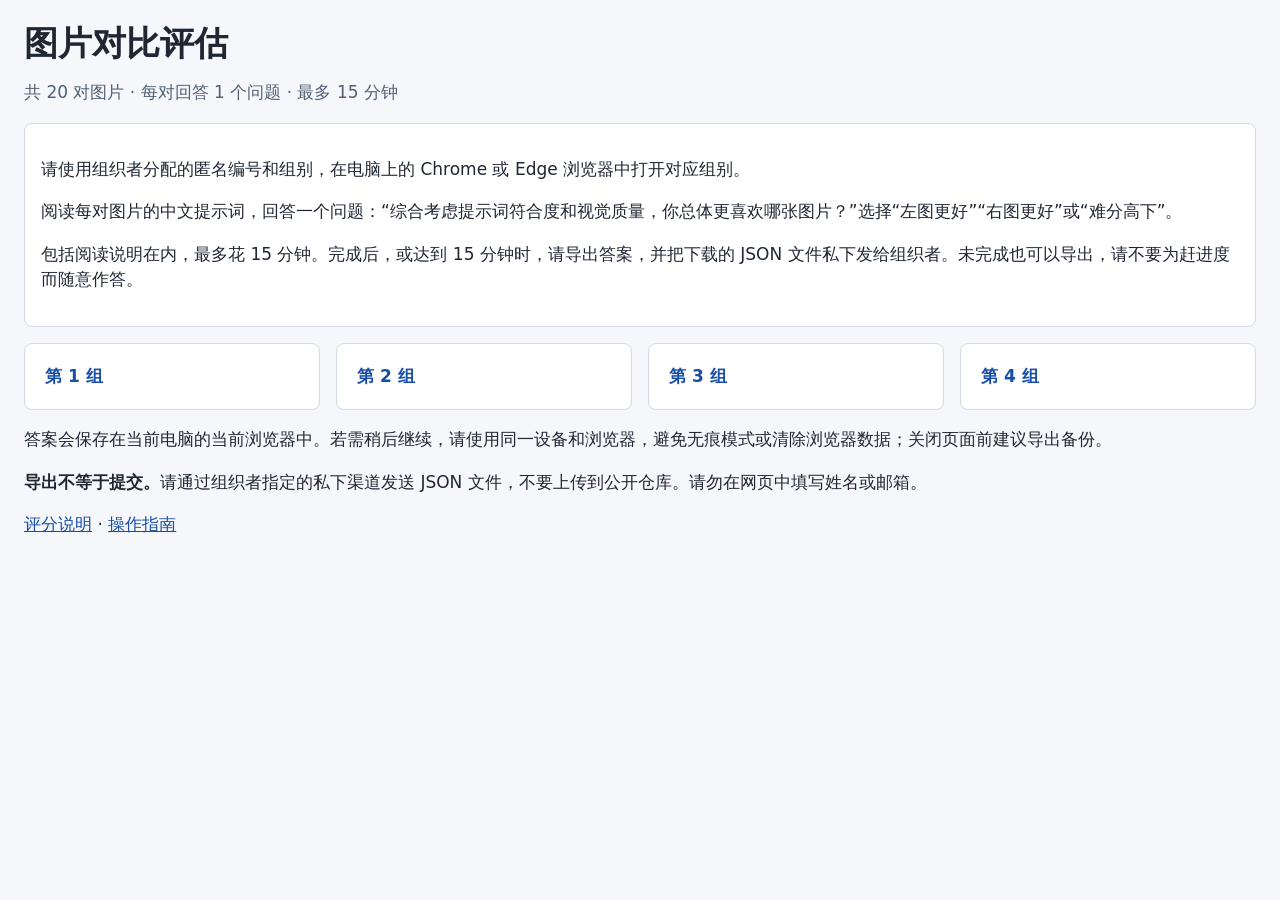
<file: index.html>
<!doctype html>
<html lang="zh-CN">
<head><meta charset="utf-8"><meta name="viewport" content="width=device-width,initial-scale=1"><title>图片对比评估</title><link rel="stylesheet" href="style.css"></head>
<body>
<h1>图片对比评估</h1>
<p class="muted">共 20 对图片 · 每对回答 1 个问题 · 最多 15 分钟</p>
<div class="intro">
<p>请使用组织者分配的匿名编号和组别，在电脑上的 Chrome 或 Edge 浏览器中打开对应组别。</p>
<p>阅读每对图片的中文提示词，回答一个问题：“综合考虑提示词符合度和视觉质量，你总体更喜欢哪张图片？”选择“左图更好”“右图更好”或“难分高下”。</p>
<p>包括阅读说明在内，最多花 15 分钟。完成后，或达到 15 分钟时，请导出答案，并把下载的 JSON 文件私下发给组织者。未完成也可以导出，请不要为赶进度而随意作答。</p>
</div>
<nav class="sessions" aria-label="评估组别">
<a href="session_01.html">第 1 组</a><a href="session_02.html">第 2 组</a><a href="session_03.html">第 3 组</a><a href="session_04.html">第 4 组</a>
</nav>
<p>答案会保存在当前电脑的当前浏览器中。若需稍后继续，请使用同一设备和浏览器，避免无痕模式或清除浏览器数据；关闭页面前建议导出备份。</p>
<p><strong>导出不等于提交。</strong>请通过组织者指定的私下渠道发送 JSON 文件，不要上传到公开仓库。请勿在网页中填写姓名或邮箱。</p>
<p><a href="RATER_INSTRUCTIONS.md">评分说明</a> · <a href="HOW_TO.md">操作指南</a></p>
</body></html>
</file>
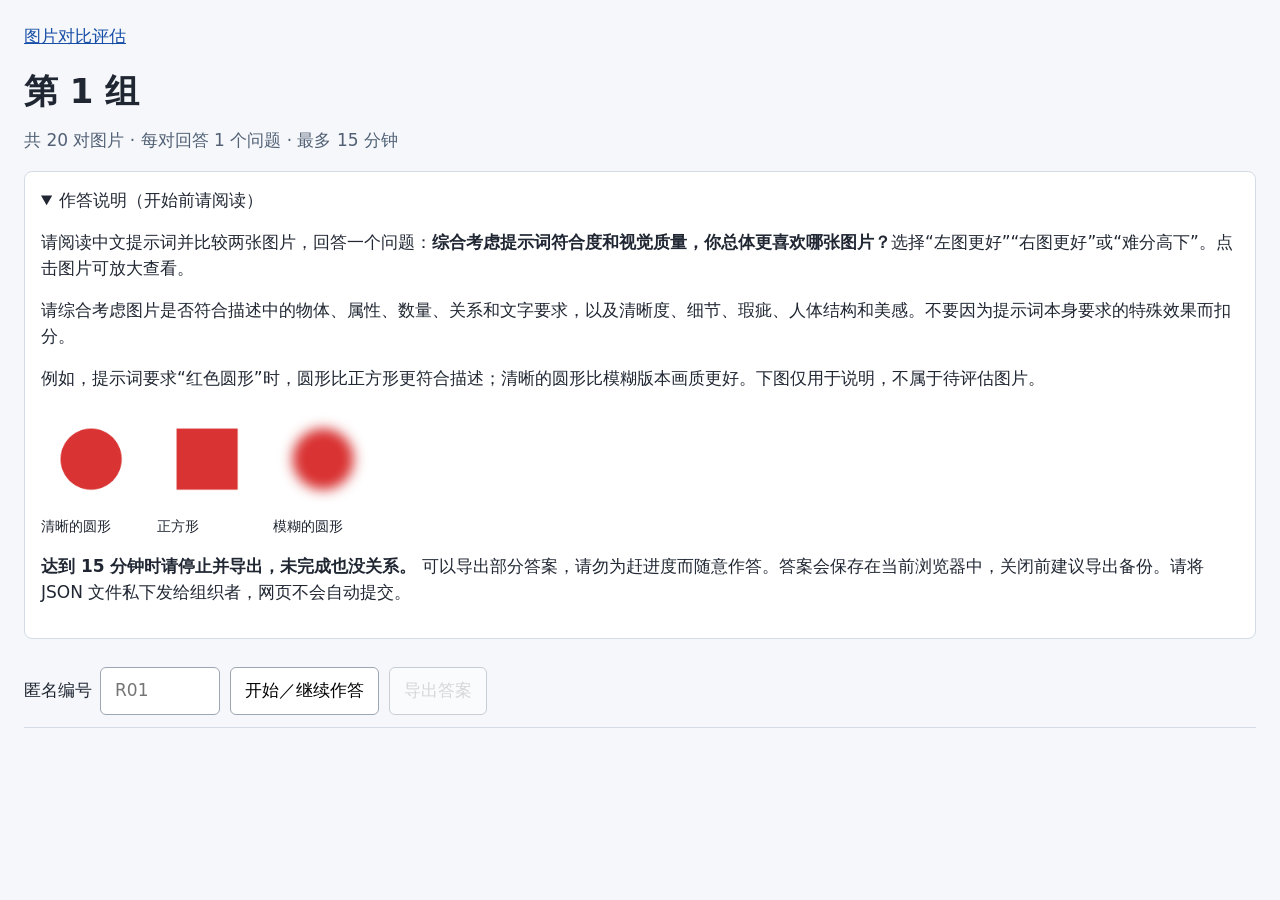
<file: session_01.html>
<!doctype html>
<html lang="zh-CN"><head><meta charset="utf-8"><meta name="viewport" content="width=device-width,initial-scale=1"><title>图片对比评估</title><link rel="stylesheet" href="style.css"></head>
<body><a href="index.html">图片对比评估</a><h1 id="session-label"></h1><p class="muted">共 20 对图片 · 每对回答 1 个问题 · 最多 15 分钟</p>
<details class="intro" open><summary>作答说明（开始前请阅读）</summary>
<p>请阅读中文提示词并比较两张图片，回答一个问题：<strong>综合考虑提示词符合度和视觉质量，你总体更喜欢哪张图片？</strong>选择“左图更好”“右图更好”或“难分高下”。点击图片可放大查看。</p>
<p>请综合考虑图片是否符合描述中的物体、属性、数量、关系和文字要求，以及清晰度、细节、瑕疵、人体结构和美感。不要因为提示词本身要求的特殊效果而扣分。</p>
<p>例如，提示词要求“红色圆形”时，圆形比正方形更符合描述；清晰的圆形比模糊版本画质更好。下图仅用于说明，不属于待评估图片。</p>
<div class="examples"><figure><img src="examples/circle.png" alt="清晰的红色圆形"><figcaption>清晰的圆形</figcaption></figure><figure><img src="examples/square.png" alt="红色正方形"><figcaption>正方形</figcaption></figure><figure><img src="examples/blurred.png" alt="模糊的红色圆形"><figcaption>模糊的圆形</figcaption></figure></div>
<p><strong>达到 15 分钟时请停止并导出，未完成也没关系。</strong> 可以导出部分答案，请勿为赶进度而随意作答。答案会保存在当前浏览器中，关闭前建议导出备份。请将 JSON 文件私下发给组织者，网页不会自动提交。</p></details>
<header class="controls"><label for="rater">匿名编号 <input id="rater" maxlength="4" autocomplete="off" placeholder="R01"></label><button id="start">开始／继续作答</button><button id="export" disabled>导出答案</button></header>
<p id="notice" role="status" aria-live="polite"></p>
<main id="main" hidden><div class="progress"><span id="count"></span><progress id="progress" aria-label="已完成的图片对数"></progress></div><p id="prompt"></p>
<p id="image-status" role="status" aria-live="polite"></p><button id="retry-images" hidden>重新加载图片</button>
<div class="pair"><div><h2>左图</h2><img id="left" alt="左侧待比较图片"></div><div><h2>右图</h2><img id="right" alt="右侧待比较图片"></div></div><div id="questions"></div>
<nav class="navigation" aria-label="切换图片对"><button id="previous">上一对</button><button id="next">下一对</button></nav>
<p id="finished" class="card" hidden>已完成全部 20 对图片。请点击“导出答案”，再将下载的 JSON 文件私下发给组织者。</p></main>
<dialog id="zoom"><button id="close-zoom">关闭</button><img id="zoom-image" alt="放大的图片"></dialog>
<script type="application/json" id="session-data">{"study_id": "6f9edae0-3ae7-50fb-ac0d-486de85fe782", "subset_id": "subset_15min_v1", "block_id": "session_01", "label": "Session 1", "trials": [{"id": "9a1ab357-9d6c-44af-a66b-0d37b5c99b49", "prompt": "An aged and weathered workbench is laden with tools and materials, its surface coated with a fine layer of sawdust. A rolled-out tape measure and a wooden ruler lie parallel across the bench, both extending their lengths to aid in an unseen project. Beside these measuring tools, a ceramic ashtray cradles a lit cigar and a smoldering cigarette, their trails of smoke winding upwards. The ashtray is situated to the left of the measuring tools, and behind it, various unfinished woodworks can be glimpsed, suggesting the area is frequented by a craftsman.", "left": "11e9c752-7a51-5aa9-ae68-851c902b0d36", "right": "d9f888f0-fff7-5aed-a50e-e0c012c7e04c", "block": "session_01", "prompt_zh": "一张老旧、饱经使用的工作台上堆满了工具和材料，台面覆着一层细细的木屑。一把拉开的卷尺和一把木尺平行放在台面上，尺身都已展开，似乎在为画面外的某项制作工作提供测量。测量工具旁，一只陶瓷烟灰缸里放着一支点燃的雪茄和一支缓缓燃烧的香烟，烟雾袅袅上升。烟灰缸位于测量工具左侧，其后方隐约可见各种尚未完成的木制品，表明这里经常有木匠工作。"}, {"id": "61f53510-3206-4b53-9963-03d936d64282", "prompt": "a photo of a brown computer keyboard", "left": "26e65fdb-dd4e-51f5-9190-faed580a10ef", "right": "4fe7bbbf-581b-5810-a6d6-d01eebea097e", "block": "session_01", "prompt_zh": "一张棕色电脑键盘的照片。"}, {"id": "0ff030b8-6238-40a0-8f5e-9ea362584ab3", "prompt": "This is a clay style image. A sloth crawls slowly across a dirt road winding through the center of a dense tropical forest. Its movements emphasize the calm rhythm of the natural surroundings, with vibrant greenery stretching in all directions under the bright daylight. The serene setting evokes a sense of stillness and connection to the jungle's unhurried pace. The sloth's deliberate journey becomes a quiet, captivating focal point amid the lush scenery.", "left": "0ea621ff-c10f-5cdd-80f2-3ecca922b241", "right": "48619fd9-8948-51a5-b05e-8ec4b40d72b8", "block": "session_01", "prompt_zh": "这是一幅黏土风格的图像。一只树懒缓慢地爬过一条土路，这条路蜿蜒穿过茂密热带森林的中心。树懒的动作凸显出自然环境平静的节奏；明亮的日光下，生机盎然的绿色植被向四面八方延伸。宁静的环境营造出静谧感，让人感受到与丛林悠缓节奏的联结。在繁茂的景色中，树懒不紧不慢的行进成为安静而引人注目的视觉焦点。"}, {"id": "c59690b6-0be3-4109-a185-a46d5be9d918", "prompt": "A long, narrow black kitchen with yellow and white floor tiles.", "left": "b82affb0-2055-55f5-8338-20c3e4b1ceaa", "right": "2919752a-5c76-5383-b906-fe5200ba4522", "block": "session_01", "prompt_zh": "一间狭长的黑色厨房，地面铺着黄色和白色瓷砖。"}, {"id": "7380527c-2f25-48cd-9e69-9e1e2922bc1d", "prompt": "Pedestrians with umbrellas navigate a wet sidewalk glistening from the rainfall. The street alongside is lined with lampposts and trees that are gently swaying in the breeze. Puddles have formed on the ground, reflecting the overcast sky and the city buildings that loom in the background.", "left": "1224a605-53a6-5d47-9e1a-96ec6e01b86d", "right": "2ddfc048-a7f8-54b4-91b8-ebc60e7d92bc", "block": "session_01", "prompt_zh": "撑着伞的行人走在人行道上，雨水让湿润的路面泛着光。旁边的街道两侧排列着路灯和树木，树枝在微风中轻轻摇曳。地面形成了水洼，倒映着阴云密布的天空和背景中隐约耸立的城市建筑。"}, {"id": "0189a5d9-e355-4369-b931-a26d726e8017", "prompt": "a photo of a green couch", "left": "96101402-4174-5b80-9136-6fb6cd539374", "right": "30a179c0-d8de-5737-b6c6-c5e85a92f06f", "block": "session_01", "prompt_zh": "一张绿色沙发的照片。"}, {"id": "5028fbe2-9b99-416a-9e25-23c0f987dcbc", "prompt": "In a spacious room, an ornate vintage clock with a large, circular face and roman numerals stands prominently against a pastel-colored wall, its intricate hands pointing to the time. Beside it, a small, oval-shaped mirror with an elegant antique frame hangs neatly, reflecting a portion of the room’s interior. The contrast in size between the commanding presence of the clock and the modest mirror creates a unique focal point in the space.", "left": "72e4d16a-21fa-5421-b724-eb3781b8e2d8", "right": "e4978dc1-552a-5e9d-9363-7f0c0d9a3635", "block": "session_01", "prompt_zh": "在一间宽敞的房间里，一座装饰华丽的古董钟醒目地立在浅色墙壁前。钟面很大，呈圆形，标有罗马数字，精巧的指针指示着时间。钟旁整齐地挂着一面小巧的椭圆形镜子，配有优雅的古董镜框，映出房间内部的一部分。大钟气派的存在感与小镜子的朴素小巧形成尺寸对比，成为空间中独特的视觉焦点。"}, {"id": "4142452b-361c-47ab-bd99-26244b9368d9", "prompt": "Two hot dogs sit on a white paper plate near a soda cup which are sitting on a green picnic table while a bike and a silver car are parked nearby.", "left": "d739da3b-cb30-53eb-95e1-c6e22da2a383", "right": "3ebc3ae4-d1dd-52c9-b6c4-62fcc84ff7c1", "block": "session_01", "prompt_zh": "一张绿色野餐桌上放着一个白色纸盘，盘中有两个热狗，旁边是一杯汽水；附近停着一辆自行车和一辆银色汽车。"}, {"id": "1cad91e8-7c36-470b-a0b9-ad71e13f1200", "prompt": "a photo of a red clock and a black cell phone", "left": "51188cc4-0df0-5943-a61b-771fbd3b18f4", "right": "b6d7e191-e63f-5b17-833a-faa17890d7b2", "block": "session_01", "prompt_zh": "一张红色时钟和黑色手机的照片。"}, {"id": "9d3a2bb6-54d2-44bf-ad62-a1917dde33ae", "prompt": "A collection of eight elegant side chairs from the 1950s, designed by Gianni Vigorelli, each stands 37 1/2 inches tall. The frames are made from pearwood, featuring a warm, golden-brown hue with a smooth finish that highlights the wood's natural grain. The seats and backrests are upholstered in a sleek, black vinyl, providing a comfortable yet durable seating surface. These chairs measure 16 1/2 inches in width and 17 3/8 inches in depth, making them well-proportioned for a variety of dining spaces.", "left": "7140a8c3-3575-54de-8a7b-85d53f3dffc3", "right": "b1cd67e1-fb62-50c2-81ad-6123e7237102", "block": "session_01", "prompt_zh": "一组由詹尼·维戈雷利设计、出自二十世纪五十年代的八把优雅无扶手椅，每把高 37 又 1/2 英寸。椅架由梨木制成，呈温暖的金棕色，表面光滑，突显木材的自然纹理。座面和靠背覆有光滑的黑色乙烯基材料，兼具舒适性与耐用性。椅子宽 16 又 1/2 英寸、深 17 又 3/8 英寸，比例匀称，适合多种用餐空间。"}, {"id": "3103d904-1742-4bd0-bde5-b4a337ef373e", "prompt": "The entire scene is depicted in an anime style with a masked figure in a black dress and gloves, long black hair, green eyes, holding a baton. The dress is adorned with intricate lace patterns, and the gloves are velvet. The figure stands in a moonlit forest, surrounded by towering trees and glistening dew on leaves.", "left": "a493c660-b9b6-58a8-93b3-5342c9d75d99", "right": "e266d5c0-de96-5c3c-8621-d533b2bd259b", "block": "session_01", "prompt_zh": "整个场景采用动漫风格：一个戴着面具的人物身穿黑色连衣裙和手套，留着长长的黑发，有绿色眼睛，手持一根短棍。连衣裙上饰有精细的蕾丝图案，手套为天鹅绒材质。人物站在月光照耀的森林里，周围是高耸的树木和叶片上闪亮的露珠。"}, {"id": "b7b3aa30-e3d9-46bf-8a1e-e9386d384bd8", "prompt": "An open pencil case with a variety of colored pencils strewn about lies adjacent to a set of sleek, black binoculars resting on the smooth surface of an aged oak desk. The desk, marked by the patina of use, features intricate grain patterns and is sprinkled with fine papers and an antique brass lamp. The combination of school supplies and exploratory equipment suggests a space dedicated to both study and adventure.", "left": "b24f66bd-04e5-58ab-b3eb-2694b84c4f03", "right": "35836e07-c595-5c7b-bf2f-b2d2c19e04cc", "block": "session_01", "prompt_zh": "一张老旧橡木书桌的光滑桌面上，放着一个打开的笔袋，各色彩色铅笔散落在周围，旁边是一副线条简洁的黑色双筒望远镜。书桌带着使用岁月留下的光泽，有精细的木纹，桌上零散放着精美纸张和一盏古董黄铜台灯。文具与探索装备的组合，让这个空间同时具有学习和冒险的意味。"}, {"id": "e5c5fb71-a8c3-4f6a-9901-12ada523be6d", "prompt": "The entire scene is depicted in an anime style with a masked figure in a black dress and gloves, long black hair, green eyes, holding a baton. The dress is adorned with intricate lace patterns, and the gloves are velvet. The figure stands in a moonlit forest, surrounded by towering trees and glistening dew on leaves.", "left": "1e177cee-050a-5d0e-8cdd-097670752470", "right": "da013648-c3e2-535d-8a92-cb77ed056373", "block": "session_01", "prompt_zh": "整个场景采用动漫风格：一个戴着面具的人物身穿黑色连衣裙和手套，留着长长的黑发，有绿色眼睛，手持一根短棍。连衣裙上饰有精细的蕾丝图案，手套为天鹅绒材质。人物站在月光照耀的森林里，周围是高耸的树木和叶片上闪亮的露珠。"}, {"id": "efe6171b-5723-4959-b415-1accf5a3e893", "prompt": "In the soft glow of the waning daylight that filters through the window of an old-fashioned boutique, a tie with a classic diamond pattern rests elegantly on top of a pair of well-used skater sneakers. The sneakers exhibit a history of adventures in their scuffed edges and faded canvas. Set against a backdrop of antique furnishings and eclectic trinkets, the tie's smooth texture contrasts with the rough fabric of the shoes.", "left": "fa6db5ba-7808-56f6-ae10-d07ad632b96f", "right": "49764148-e175-5329-bf31-eb790506166e", "block": "session_01", "prompt_zh": "在一家老式精品店里，渐弱的日光透过窗户洒下柔和光线。一条带经典菱形图案的领带优雅地搭在一双穿旧的滑板鞋上。鞋子磨损的边缘和褪色的帆布诉说着过往的经历。古董家具和风格各异的小摆件构成背景，领带光滑的质感与鞋子粗糙的布料形成对比。"}, {"id": "5c9fb440-5ecc-4838-9e33-ae648b5ff9ef", "prompt": "two white sheep, a black goat and a white goat in a field", "left": "16bcc9f1-7a5c-54c5-a9e9-7474401bb5c6", "right": "132a3897-ccc0-53dd-8013-4736a461a003", "block": "session_01", "prompt_zh": "田野里有两只白色绵羊、一只黑色山羊和一只白色山羊。"}, {"id": "439f4b86-cd6a-4e0c-b427-965607db34e0", "prompt": "A muscular, drenched figure stands chest-deep in rippling water, his soaked shirt clinging to his fit build. He sports a rugged beard, facial scars on face and arm, and smiles with eyes closed, mouth ajar showing teeth and tongue. Behind him glow blurry city lights and moon, enriching the night vibe. This picture follows an anime-inspired Celluloid visual style.", "left": "120e013b-3e1b-5b6d-a7bf-ec2a161a441c", "right": "76c64bc9-5545-55b3-9acf-7a743796eda6", "block": "session_01", "prompt_zh": "一名肌肉发达、全身湿透的男子站在泛着涟漪的水中，水面没到胸口，浸湿的衬衫紧贴着他健壮的身形。他留着粗犷的胡须，脸部和手臂上有疤痕，闭着眼睛微笑，嘴巴微张，露出牙齿和舌头。他身后有模糊的城市灯光和月亮发光，烘托出夜晚的氛围。画面采用受动漫启发的赛璐璐视觉风格。"}, {"id": "c275663e-85ae-4d15-a3d1-4466dbe7afb7", "prompt": "a photo of a red cake and a purple chair", "left": "d8b0ba22-6e74-5b33-ad62-0ad2a3202a6f", "right": "495556c8-f3a1-5ee0-952a-1435e5798023", "block": "session_01", "prompt_zh": "一张红色蛋糕和紫色椅子的照片。"}, {"id": "59eae69a-a09c-43de-912e-a61b76ad2cfc", "prompt": "a photo of a white boat and an orange hot dog", "left": "702cd387-d8c0-5736-8dee-7e94afac5761", "right": "ec7ba69e-c90c-51f9-a0c3-82906aa49350", "block": "session_01", "prompt_zh": "一张白色船和橙色热狗的照片。"}, {"id": "5cae1234-bb10-4406-9a55-805dd0cd8cc6", "prompt": "In the foreground, a young girl joyfully holding a colorful Rubik's cube, dressed in a crisp school uniform. Behind her, alternate versions of herself appear, one in casual attire and another in a whimsical themed costume, all suggesting a multiverse concept. This picture is created in the pointillism style.", "left": "d4dcd30a-5e20-5f05-a2ab-5f8a95721d5b", "right": "8fcf1f5a-92d3-5143-b4cf-cf6618ce7655", "block": "session_01", "prompt_zh": "画面前景中，一个身穿整洁校服的小女孩开心地拿着一个彩色魔方。她身后出现了不同版本的自己，一个穿着休闲服装，另一个穿着充满奇思妙想的主题服装，共同呈现多重宇宙的概念。这幅画采用点彩风格创作。"}, {"id": "27503d1e-1756-40d4-b187-594d577b1f95", "prompt": "a key in front of a bicycle", "left": "888fb1e4-6c5e-5d3c-8120-c427a51b83f0", "right": "ed5603fb-3e23-59d0-b490-80d43cde563a", "block": "session_01", "prompt_zh": "一把钥匙在一辆自行车前面。"}], "images": {"11e9c752-7a51-5aa9-ae68-851c902b0d36": "assets/11e9c752-7a51-5aa9-ae68-851c902b0d36-768q80.jpg", "d9f888f0-fff7-5aed-a50e-e0c012c7e04c": "assets/d9f888f0-fff7-5aed-a50e-e0c012c7e04c-768q80.jpg", "26e65fdb-dd4e-51f5-9190-faed580a10ef": "assets/26e65fdb-dd4e-51f5-9190-faed580a10ef-768q80.jpg", "4fe7bbbf-581b-5810-a6d6-d01eebea097e": "assets/4fe7bbbf-581b-5810-a6d6-d01eebea097e-768q80.jpg", "0ea621ff-c10f-5cdd-80f2-3ecca922b241": "assets/0ea621ff-c10f-5cdd-80f2-3ecca922b241-768q80.jpg", "48619fd9-8948-51a5-b05e-8ec4b40d72b8": "assets/48619fd9-8948-51a5-b05e-8ec4b40d72b8-768q80.jpg", "b82affb0-2055-55f5-8338-20c3e4b1ceaa": "assets/b82affb0-2055-55f5-8338-20c3e4b1ceaa-768q80.jpg", "2919752a-5c76-5383-b906-fe5200ba4522": "assets/2919752a-5c76-5383-b906-fe5200ba4522-768q80.jpg", "1224a605-53a6-5d47-9e1a-96ec6e01b86d": "assets/1224a605-53a6-5d47-9e1a-96ec6e01b86d-768q80.jpg", "2ddfc048-a7f8-54b4-91b8-ebc60e7d92bc": "assets/2ddfc048-a7f8-54b4-91b8-ebc60e7d92bc-768q80.jpg", "96101402-4174-5b80-9136-6fb6cd539374": "assets/96101402-4174-5b80-9136-6fb6cd539374-768q80.jpg", "30a179c0-d8de-5737-b6c6-c5e85a92f06f": "assets/30a179c0-d8de-5737-b6c6-c5e85a92f06f-768q80.jpg", "72e4d16a-21fa-5421-b724-eb3781b8e2d8": "assets/72e4d16a-21fa-5421-b724-eb3781b8e2d8-768q80.jpg", "e4978dc1-552a-5e9d-9363-7f0c0d9a3635": "assets/e4978dc1-552a-5e9d-9363-7f0c0d9a3635-768q80.jpg", "d739da3b-cb30-53eb-95e1-c6e22da2a383": "assets/d739da3b-cb30-53eb-95e1-c6e22da2a383-768q80.jpg", "3ebc3ae4-d1dd-52c9-b6c4-62fcc84ff7c1": "assets/3ebc3ae4-d1dd-52c9-b6c4-62fcc84ff7c1-768q80.jpg", "51188cc4-0df0-5943-a61b-771fbd3b18f4": "assets/51188cc4-0df0-5943-a61b-771fbd3b18f4-768q80.jpg", "b6d7e191-e63f-5b17-833a-faa17890d7b2": "assets/b6d7e191-e63f-5b17-833a-faa17890d7b2-768q80.jpg", "7140a8c3-3575-54de-8a7b-85d53f3dffc3": "assets/7140a8c3-3575-54de-8a7b-85d53f3dffc3-768q80.jpg", "b1cd67e1-fb62-50c2-81ad-6123e7237102": "assets/b1cd67e1-fb62-50c2-81ad-6123e7237102-768q80.jpg", "a493c660-b9b6-58a8-93b3-5342c9d75d99": "assets/a493c660-b9b6-58a8-93b3-5342c9d75d99-768q80.jpg", "e266d5c0-de96-5c3c-8621-d533b2bd259b": "assets/e266d5c0-de96-5c3c-8621-d533b2bd259b-768q80.jpg", "b24f66bd-04e5-58ab-b3eb-2694b84c4f03": "assets/b24f66bd-04e5-58ab-b3eb-2694b84c4f03-768q80.jpg", "35836e07-c595-5c7b-bf2f-b2d2c19e04cc": "assets/35836e07-c595-5c7b-bf2f-b2d2c19e04cc-768q80.jpg", "1e177cee-050a-5d0e-8cdd-097670752470": "assets/1e177cee-050a-5d0e-8cdd-097670752470-768q80.jpg", "da013648-c3e2-535d-8a92-cb77ed056373": "assets/da013648-c3e2-535d-8a92-cb77ed056373-768q80.jpg", "fa6db5ba-7808-56f6-ae10-d07ad632b96f": "assets/fa6db5ba-7808-56f6-ae10-d07ad632b96f-768q80.jpg", "49764148-e175-5329-bf31-eb790506166e": "assets/49764148-e175-5329-bf31-eb790506166e-768q80.jpg", "16bcc9f1-7a5c-54c5-a9e9-7474401bb5c6": "assets/16bcc9f1-7a5c-54c5-a9e9-7474401bb5c6-768q80.jpg", "132a3897-ccc0-53dd-8013-4736a461a003": "assets/132a3897-ccc0-53dd-8013-4736a461a003-768q80.jpg", "120e013b-3e1b-5b6d-a7bf-ec2a161a441c": "assets/120e013b-3e1b-5b6d-a7bf-ec2a161a441c-768q80.jpg", "76c64bc9-5545-55b3-9acf-7a743796eda6": "assets/76c64bc9-5545-55b3-9acf-7a743796eda6-768q80.jpg", "d8b0ba22-6e74-5b33-ad62-0ad2a3202a6f": "assets/d8b0ba22-6e74-5b33-ad62-0ad2a3202a6f-768q80.jpg", "495556c8-f3a1-5ee0-952a-1435e5798023": "assets/495556c8-f3a1-5ee0-952a-1435e5798023-768q80.jpg", "702cd387-d8c0-5736-8dee-7e94afac5761": "assets/702cd387-d8c0-5736-8dee-7e94afac5761-768q80.jpg", "ec7ba69e-c90c-51f9-a0c3-82906aa49350": "assets/ec7ba69e-c90c-51f9-a0c3-82906aa49350-768q80.jpg", "d4dcd30a-5e20-5f05-a2ab-5f8a95721d5b": "assets/d4dcd30a-5e20-5f05-a2ab-5f8a95721d5b-768q80.jpg", "8fcf1f5a-92d3-5143-b4cf-cf6618ce7655": "assets/8fcf1f5a-92d3-5143-b4cf-cf6618ce7655-768q80.jpg", "888fb1e4-6c5e-5d3c-8120-c427a51b83f0": "assets/888fb1e4-6c5e-5d3c-8120-c427a51b83f0-768q80.jpg", "ed5603fb-3e23-59d0-b490-80d43cde563a": "assets/ed5603fb-3e23-59d0-b490-80d43cde563a-768q80.jpg"}, "image_profile": {"id": "jpeg_768_q80", "width": 768, "height": 768, "format": "JPEG", "quality": 80, "resampling": "LANCZOS"}, "protocol_version": "overall_zh_768_v4"}</script><script src="session.js?v=regular20v4"></script></body></html>
</file>
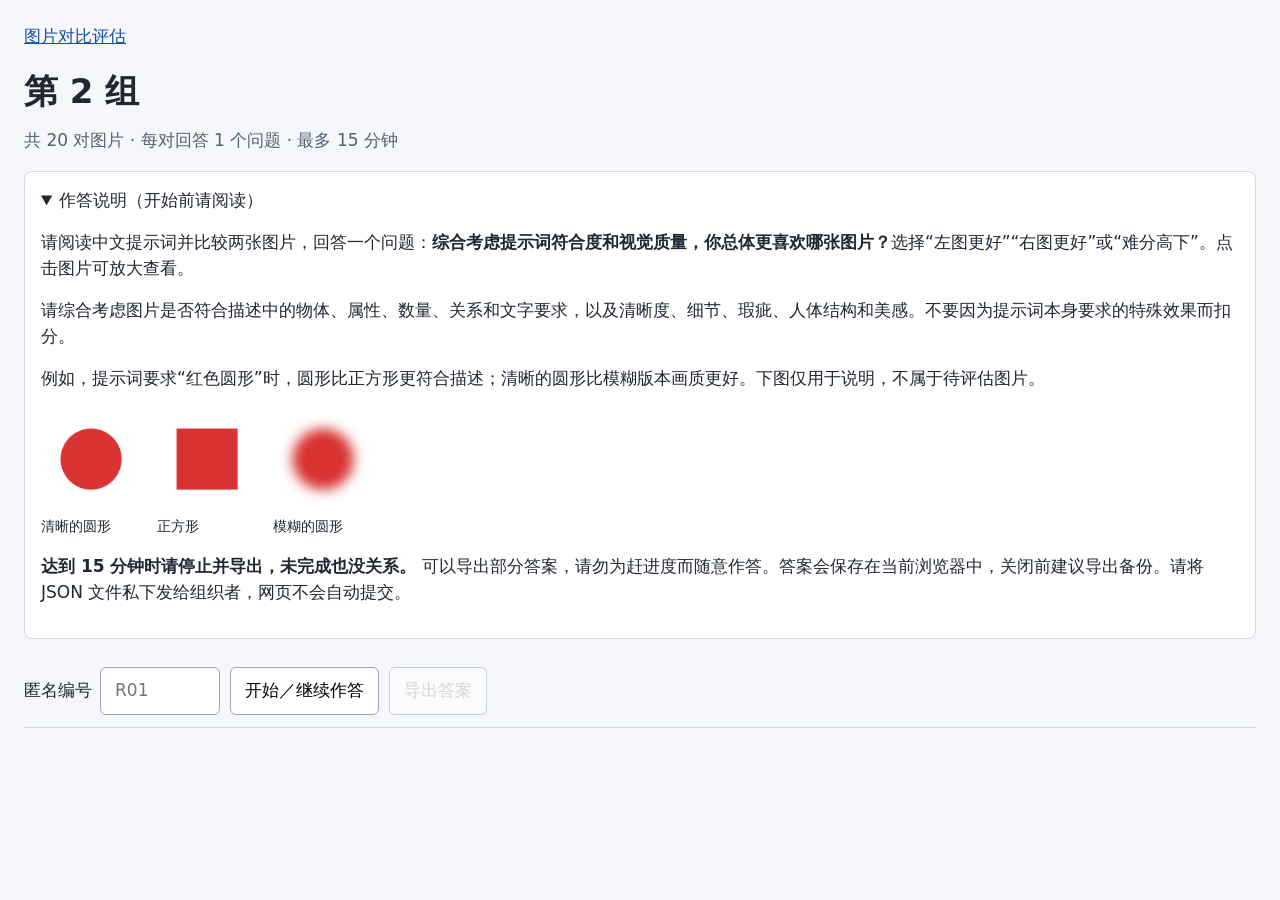
<file: session_02.html>
<!doctype html>
<html lang="zh-CN"><head><meta charset="utf-8"><meta name="viewport" content="width=device-width,initial-scale=1"><title>图片对比评估</title><link rel="stylesheet" href="style.css"></head>
<body><a href="index.html">图片对比评估</a><h1 id="session-label"></h1><p class="muted">共 20 对图片 · 每对回答 1 个问题 · 最多 15 分钟</p>
<details class="intro" open><summary>作答说明（开始前请阅读）</summary>
<p>请阅读中文提示词并比较两张图片，回答一个问题：<strong>综合考虑提示词符合度和视觉质量，你总体更喜欢哪张图片？</strong>选择“左图更好”“右图更好”或“难分高下”。点击图片可放大查看。</p>
<p>请综合考虑图片是否符合描述中的物体、属性、数量、关系和文字要求，以及清晰度、细节、瑕疵、人体结构和美感。不要因为提示词本身要求的特殊效果而扣分。</p>
<p>例如，提示词要求“红色圆形”时，圆形比正方形更符合描述；清晰的圆形比模糊版本画质更好。下图仅用于说明，不属于待评估图片。</p>
<div class="examples"><figure><img src="examples/circle.png" alt="清晰的红色圆形"><figcaption>清晰的圆形</figcaption></figure><figure><img src="examples/square.png" alt="红色正方形"><figcaption>正方形</figcaption></figure><figure><img src="examples/blurred.png" alt="模糊的红色圆形"><figcaption>模糊的圆形</figcaption></figure></div>
<p><strong>达到 15 分钟时请停止并导出，未完成也没关系。</strong> 可以导出部分答案，请勿为赶进度而随意作答。答案会保存在当前浏览器中，关闭前建议导出备份。请将 JSON 文件私下发给组织者，网页不会自动提交。</p></details>
<header class="controls"><label for="rater">匿名编号 <input id="rater" maxlength="4" autocomplete="off" placeholder="R01"></label><button id="start">开始／继续作答</button><button id="export" disabled>导出答案</button></header>
<p id="notice" role="status" aria-live="polite"></p>
<main id="main" hidden><div class="progress"><span id="count"></span><progress id="progress" aria-label="已完成的图片对数"></progress></div><p id="prompt"></p>
<p id="image-status" role="status" aria-live="polite"></p><button id="retry-images" hidden>重新加载图片</button>
<div class="pair"><div><h2>左图</h2><img id="left" alt="左侧待比较图片"></div><div><h2>右图</h2><img id="right" alt="右侧待比较图片"></div></div><div id="questions"></div>
<nav class="navigation" aria-label="切换图片对"><button id="previous">上一对</button><button id="next">下一对</button></nav>
<p id="finished" class="card" hidden>已完成全部 20 对图片。请点击“导出答案”，再将下载的 JSON 文件私下发给组织者。</p></main>
<dialog id="zoom"><button id="close-zoom">关闭</button><img id="zoom-image" alt="放大的图片"></dialog>
<script type="application/json" id="session-data">{"study_id": "6f9edae0-3ae7-50fb-ac0d-486de85fe782", "subset_id": "subset_15min_v1", "block_id": "session_02", "label": "Session 2", "trials": [{"id": "f86ad017-9dad-49e4-8ebd-69bd777da5f9", "prompt": "a man in front of a train", "left": "ae80ec37-7ddb-5995-a187-c0cab96677eb", "right": "94e3f1eb-9b3d-507b-b25a-35605c24f37b", "block": "session_02", "prompt_zh": "一名男子在一列火车前面。"}, {"id": "bb1a48e2-50b9-4e51-a81e-5658d813a70f", "prompt": "a photo of a blue cow and a black computer keyboard", "left": "653caf97-9425-5afa-a54e-97f4378e86c1", "right": "b5590d75-a426-5437-b8d8-82ecdb466bf5", "block": "session_02", "prompt_zh": "一张蓝色的牛和黑色电脑键盘的照片。"}, {"id": "ca12620e-d47b-4788-9abb-1ee4556a666d", "prompt": "a photo of a white pizza and a green umbrella", "left": "b483ffb6-60ad-518f-be9d-e81efa7cd711", "right": "48ca18a3-8667-556a-aeec-c124eb8b79b6", "block": "session_02", "prompt_zh": "一张白色披萨和绿色雨伞的照片。"}, {"id": "18ca01b5-2b5d-4b8a-a45d-327b7b19062c", "prompt": "a photo of a green tennis racket and a black dog", "left": "1861176c-04df-5adc-b2fb-de9b204d8fe1", "right": "25d758f4-f5e8-5d67-a353-4313815d472f", "block": "session_02", "prompt_zh": "一张绿色网球拍和黑色狗的照片。"}, {"id": "86c47b06-06a8-422f-957c-af0d9db3466d", "prompt": "In the dim light of twilight, a room is visible with a backpack resting against the wall; the backpack is a deep blue with hints of grey and sports several small pockets along its exterior. Next to it, a neon green toothbrush stands upright, propped against a clear drinking glass on a wooden nightstand. Outside the window behind them, the sky transitions to a deep navy hue, dotted with twinkling stars that create a tranquil backdrop.", "left": "04c59b8c-9962-5751-9595-994e6c0f66a0", "right": "538bdd4a-a5c7-57c4-afc3-1e4e5d0fb979", "block": "session_02", "prompt_zh": "暮色微光中，可以看到一间房间：一个背包靠墙放着，呈带少许灰色的深蓝色，外侧有几个小口袋。背包旁边，一支荧光绿色牙刷竖直放置，倚靠在木质床头柜上的透明水杯上。它们后方的窗外，天空渐变为深藏蓝色，点缀着闪烁的星星，构成宁静的背景。"}, {"id": "c3e53827-02bc-4550-9fed-df7ef95d793d", "prompt": "This picture is in the cubism style. Amidst musical symbols, a girl and boy observe a character holding a phone and a ball, dressed in an orange beanie, black hoodie, and blue shorts.", "left": "06b762fd-8303-5f60-8312-46fafde9091f", "right": "6c3681f8-1910-5299-b6cb-e8c670e72f02", "block": "session_02", "prompt_zh": "这幅画采用立体主义风格。在音乐符号环绕之中，一个女孩和一个男孩注视着另一个人物；那个人物戴着橙色毛线帽，身穿黑色连帽衫和蓝色短裤，手里拿着一部手机和一个球。"}, {"id": "c399fd7f-b75d-471e-a453-1fe9b48f653e", "prompt": "As the sky transitions into hues of orange and purple during twilight, a sleek silver sailboat cuts through the calm waters. On the deck of the boat, a small makeshift kitchen setup can be seen, where someone is carefully preparing long, string-like noodles. The gleaming surface of the boat reflects the fading sunlight, and the gentle ripples on the water create a tranquil scene. Nearby, the silhouette of the coastline is just barely visible against the evening sky.", "left": "102ceff1-2685-5c2b-b8fe-a587e83e3913", "right": "d7c4b3b1-a63d-5d79-bfac-e34445e4986d", "block": "session_02", "prompt_zh": "黄昏时分，天空渐变为橙色和紫色，一艘流线型的银色帆船划过平静的水面。甲板上可以看到一个简易的临时厨房，有人正小心地制作细长、线条状的面条。船体闪亮的表面反射着渐弱的阳光，水面轻柔的涟漪营造出宁静的景象。附近，海岸线的剪影在暮色天空映衬下仅仅依稀可见。"}, {"id": "347bdfff-1276-4b2e-985f-965898ed2175", "prompt": "a photo of a red stop sign and a blue book", "left": "41e68d21-78c6-5503-b43a-f51966e5c800", "right": "08434fdb-2645-5607-b304-abdc497d36fe", "block": "session_02", "prompt_zh": "一张红色停车让行标志和蓝色书本的照片。"}, {"id": "d0a8fd43-40ae-41fd-8d73-f5596ee62716", "prompt": "Two hot dogs sit on a white paper plate near a soda cup which are sitting on a green picnic table while a bike and a silver car are parked nearby.", "left": "76cc726f-6999-5c66-9380-dd8ecc8302b1", "right": "1f82c891-fc7b-5f4b-8dd6-c3feb1c94652", "block": "session_02", "prompt_zh": "一张绿色野餐桌上放着一个白色纸盘，盘中有两个热狗，旁边是一杯汽水；附近停着一辆自行车和一辆银色汽车。"}, {"id": "6b63619e-c3bd-4688-8399-83f135951baf", "prompt": "a photo of a blue baseball bat and a pink book", "left": "42afc077-c2c6-52e5-8151-76c35592f77d", "right": "17f28a3f-3040-58a7-b71f-05aaed4a3dbb", "block": "session_02", "prompt_zh": "一张蓝色棒球棒和粉色书本的照片。"}, {"id": "ef89c2e7-aa17-4666-9b6e-83a96f2af3b2", "prompt": "A small town road lined with quaint houses and a smattering of trees on either side. In the middle of the road, a trio of white sheep ambles along, seemingly at ease amidst the quiet neighborhood. The road stretches out ahead, curving slightly as it disappears into the distance.", "left": "456d295e-8cfd-56bc-bf1c-7c4594e25894", "right": "034086f3-6375-5bda-8558-b5458bba0eff", "block": "session_02", "prompt_zh": "小镇的一条道路两旁分布着古朴的房屋和零星树木。道路中央，三只白色绵羊慢慢走着，在安静的社区中显得悠然自在。道路向前延伸，略微弯曲，逐渐消失在远方。"}, {"id": "a1fa46f3-4668-4cdd-b5f9-8f4110a15299", "prompt": "a photo of a black tv remote", "left": "87db216c-1522-528d-a128-80f5c64b63f6", "right": "4c545f0a-6928-5af1-842e-4252f303b149", "block": "session_02", "prompt_zh": "一张黑色电视遥控器的照片。"}, {"id": "17fafba0-9a4e-4610-9c5e-a35b866294bf", "prompt": "A collection of four intricately designed bookmarks, each featuring black and white doodles of various flowers and ornamental patterns. These bookmarks are tailored for adults who enjoy coloring, offering a creative and relaxing activity. The detailed vector illustrations are perfect for bringing to life with a splash of color, and the bookmarks are crafted to be both functional and aesthetically pleasing.", "left": "84f01e77-4fc6-55e7-b723-24253b1a7d40", "right": "4505f6f8-5ee0-5c4e-8708-46a4df23bc83", "block": "session_02", "prompt_zh": "一组四张设计精细的书签，每张上面都有各种花卉和装饰图案的黑白涂鸦。这些书签专为喜欢涂色的成年人设计，提供一种富有创意且令人放松的活动。细致的矢量插画适合用色彩赋予生机，书签的设计兼顾实用性和美感。"}, {"id": "affe2554-e5ae-4699-a5e3-a7196bf52dfd", "prompt": "a photo of a blue toilet and a white suitcase", "left": "30701c4f-8b11-5c9e-96de-db3234e6e427", "right": "f677dfa9-25b4-5737-90e3-f2debf8633d2", "block": "session_02", "prompt_zh": "一张蓝色马桶和白色行李箱的照片。"}, {"id": "e5098f9a-d3c6-4e05-8d37-aebb8fc7f7e3", "prompt": "Kitchen scene, grey counter top on one side, whitish on the other and black sink with long neck faucet.", "left": "f393d43b-cb5c-556b-aab7-0e5182ae3eb6", "right": "ecfabd82-22aa-50cf-9d27-04ebdaf2dafe", "block": "session_02", "prompt_zh": "一个厨房场景：一侧是灰色台面，另一侧是偏白色台面，配有黑色水槽和长颈水龙头。"}, {"id": "78aff58e-c058-4332-b4cf-afa86c98f73d", "prompt": "A character with long blue hair tied in a ponytail sits on a cushion adorned with purple flowers, wearing a black halter dress with thigh straps and holding a cup, playful expression. Anthropomorphic eagle in tuxedo beside her. Multiple expressions displayed on the right. The entire image is depicted in an illustration style, with a charming touch of anime aesthetics.", "left": "fb71a756-77e6-5f20-a033-3e90c096dba0", "right": "cc83d0c9-9bd7-529d-8928-0b9cf851c78f", "block": "session_02", "prompt_zh": "一个人物留着扎成马尾的蓝色长发，坐在饰有紫色花朵的坐垫上，身穿黑色挂脖连衣裙，大腿上系着绑带，手中拿着杯子，神情俏皮。她身旁是一只身穿燕尾服的拟人化鹰。右侧展示着多种表情。整幅图采用插画风格，并带有迷人的动漫美感。"}, {"id": "9e54afa6-a328-452a-ad0c-90762969633b", "prompt": "A woman dressed in athletic attire, featuring a crisp white top and a vibrant pink skirt, is poised on a tennis court. She is in the midst of a serve, with the tennis ball held aloft in one hand and her racket ready in the other. The court is marked with white lines and surrounded by a high fence, indicating a dedicated space for the sport.", "left": "37d69df5-87b9-5112-90a0-6e4da8652a4b", "right": "40ab1670-1872-5406-8e5a-4cdbfaae73ed", "block": "session_02", "prompt_zh": "一名女子身穿运动服，包括整洁的白色上衣和鲜艳的粉色裙子，在网球场上摆好姿势。她正做出发球动作，一只手高举网球，另一只手握着球拍蓄势待发。球场画有白色标线，四周围着高高的围网，表明这是专门用于网球运动的场地。"}, {"id": "b2363b7e-a221-4908-a4ed-eefd5140094b", "prompt": "Two anime-style characters are sitting closely on a bench. One has long hair, purple eyes, and wears a school uniform. The other has short hair, green eyes, and a denim jacket. They're holding hands; one character smiles warmly at the viewer while the other blushes subtly. A small heart floats in the indistinct background, rendered with the expressive beauty of anime style.", "left": "d46b574f-cbca-577c-91d9-5e31522446f9", "right": "592383a3-b963-502e-a5a6-93af38014dbf", "block": "session_02", "prompt_zh": "两个动漫风格的人物紧挨着坐在长椅上。一个留着长发，有紫色眼睛，身穿校服；另一个留着短发，有绿色眼睛，身穿牛仔夹克。他们牵着手，其中一个对着观看者温暖地微笑，另一个脸上泛着淡淡的红晕。模糊的背景中飘着一颗小小的爱心，整个画面展现出动漫风格富有表现力的美感。"}, {"id": "2bb0e006-5242-44a9-942d-604059b3f13f", "prompt": "a photo of a brown knife and a blue donut", "left": "57c7256d-e394-54b8-9026-6578e8fc52be", "right": "8527d2b4-aaf3-5355-b04f-9b2afaaf5668", "block": "session_02", "prompt_zh": "一张棕色刀具和蓝色甜甜圈的照片。"}, {"id": "953f2ad9-62e5-47a7-8e85-0e7ee077fb54", "prompt": "A blue scooter is parked near a curb in front of a green vintage car.", "left": "4e2a7e64-f838-5952-9baf-a06b6e1f67d4", "right": "16394c12-5c11-5a41-ad32-386b3e518d19", "block": "session_02", "prompt_zh": "一辆蓝色踏板车停在路缘附近，位于一辆绿色复古汽车前面。"}], "images": {"ae80ec37-7ddb-5995-a187-c0cab96677eb": "assets/ae80ec37-7ddb-5995-a187-c0cab96677eb-768q80.jpg", "94e3f1eb-9b3d-507b-b25a-35605c24f37b": "assets/94e3f1eb-9b3d-507b-b25a-35605c24f37b-768q80.jpg", "653caf97-9425-5afa-a54e-97f4378e86c1": "assets/653caf97-9425-5afa-a54e-97f4378e86c1-768q80.jpg", "b5590d75-a426-5437-b8d8-82ecdb466bf5": "assets/b5590d75-a426-5437-b8d8-82ecdb466bf5-768q80.jpg", "b483ffb6-60ad-518f-be9d-e81efa7cd711": "assets/b483ffb6-60ad-518f-be9d-e81efa7cd711-768q80.jpg", "48ca18a3-8667-556a-aeec-c124eb8b79b6": "assets/48ca18a3-8667-556a-aeec-c124eb8b79b6-768q80.jpg", "1861176c-04df-5adc-b2fb-de9b204d8fe1": "assets/1861176c-04df-5adc-b2fb-de9b204d8fe1-768q80.jpg", "25d758f4-f5e8-5d67-a353-4313815d472f": "assets/25d758f4-f5e8-5d67-a353-4313815d472f-768q80.jpg", "04c59b8c-9962-5751-9595-994e6c0f66a0": "assets/04c59b8c-9962-5751-9595-994e6c0f66a0-768q80.jpg", "538bdd4a-a5c7-57c4-afc3-1e4e5d0fb979": "assets/538bdd4a-a5c7-57c4-afc3-1e4e5d0fb979-768q80.jpg", "06b762fd-8303-5f60-8312-46fafde9091f": "assets/06b762fd-8303-5f60-8312-46fafde9091f-768q80.jpg", "6c3681f8-1910-5299-b6cb-e8c670e72f02": "assets/6c3681f8-1910-5299-b6cb-e8c670e72f02-768q80.jpg", "102ceff1-2685-5c2b-b8fe-a587e83e3913": "assets/102ceff1-2685-5c2b-b8fe-a587e83e3913-768q80.jpg", "d7c4b3b1-a63d-5d79-bfac-e34445e4986d": "assets/d7c4b3b1-a63d-5d79-bfac-e34445e4986d-768q80.jpg", "41e68d21-78c6-5503-b43a-f51966e5c800": "assets/41e68d21-78c6-5503-b43a-f51966e5c800-768q80.jpg", "08434fdb-2645-5607-b304-abdc497d36fe": "assets/08434fdb-2645-5607-b304-abdc497d36fe-768q80.jpg", "76cc726f-6999-5c66-9380-dd8ecc8302b1": "assets/76cc726f-6999-5c66-9380-dd8ecc8302b1-768q80.jpg", "1f82c891-fc7b-5f4b-8dd6-c3feb1c94652": "assets/1f82c891-fc7b-5f4b-8dd6-c3feb1c94652-768q80.jpg", "42afc077-c2c6-52e5-8151-76c35592f77d": "assets/42afc077-c2c6-52e5-8151-76c35592f77d-768q80.jpg", "17f28a3f-3040-58a7-b71f-05aaed4a3dbb": "assets/17f28a3f-3040-58a7-b71f-05aaed4a3dbb-768q80.jpg", "456d295e-8cfd-56bc-bf1c-7c4594e25894": "assets/456d295e-8cfd-56bc-bf1c-7c4594e25894-768q80.jpg", "034086f3-6375-5bda-8558-b5458bba0eff": "assets/034086f3-6375-5bda-8558-b5458bba0eff-768q80.jpg", "87db216c-1522-528d-a128-80f5c64b63f6": "assets/87db216c-1522-528d-a128-80f5c64b63f6-768q80.jpg", "4c545f0a-6928-5af1-842e-4252f303b149": "assets/4c545f0a-6928-5af1-842e-4252f303b149-768q80.jpg", "84f01e77-4fc6-55e7-b723-24253b1a7d40": "assets/84f01e77-4fc6-55e7-b723-24253b1a7d40-768q80.jpg", "4505f6f8-5ee0-5c4e-8708-46a4df23bc83": "assets/4505f6f8-5ee0-5c4e-8708-46a4df23bc83-768q80.jpg", "30701c4f-8b11-5c9e-96de-db3234e6e427": "assets/30701c4f-8b11-5c9e-96de-db3234e6e427-768q80.jpg", "f677dfa9-25b4-5737-90e3-f2debf8633d2": "assets/f677dfa9-25b4-5737-90e3-f2debf8633d2-768q80.jpg", "f393d43b-cb5c-556b-aab7-0e5182ae3eb6": "assets/f393d43b-cb5c-556b-aab7-0e5182ae3eb6-768q80.jpg", "ecfabd82-22aa-50cf-9d27-04ebdaf2dafe": "assets/ecfabd82-22aa-50cf-9d27-04ebdaf2dafe-768q80.jpg", "fb71a756-77e6-5f20-a033-3e90c096dba0": "assets/fb71a756-77e6-5f20-a033-3e90c096dba0-768q80.jpg", "cc83d0c9-9bd7-529d-8928-0b9cf851c78f": "assets/cc83d0c9-9bd7-529d-8928-0b9cf851c78f-768q80.jpg", "37d69df5-87b9-5112-90a0-6e4da8652a4b": "assets/37d69df5-87b9-5112-90a0-6e4da8652a4b-768q80.jpg", "40ab1670-1872-5406-8e5a-4cdbfaae73ed": "assets/40ab1670-1872-5406-8e5a-4cdbfaae73ed-768q80.jpg", "d46b574f-cbca-577c-91d9-5e31522446f9": "assets/d46b574f-cbca-577c-91d9-5e31522446f9-768q80.jpg", "592383a3-b963-502e-a5a6-93af38014dbf": "assets/592383a3-b963-502e-a5a6-93af38014dbf-768q80.jpg", "57c7256d-e394-54b8-9026-6578e8fc52be": "assets/57c7256d-e394-54b8-9026-6578e8fc52be-768q80.jpg", "8527d2b4-aaf3-5355-b04f-9b2afaaf5668": "assets/8527d2b4-aaf3-5355-b04f-9b2afaaf5668-768q80.jpg", "4e2a7e64-f838-5952-9baf-a06b6e1f67d4": "assets/4e2a7e64-f838-5952-9baf-a06b6e1f67d4-768q80.jpg", "16394c12-5c11-5a41-ad32-386b3e518d19": "assets/16394c12-5c11-5a41-ad32-386b3e518d19-768q80.jpg"}, "image_profile": {"id": "jpeg_768_q80", "width": 768, "height": 768, "format": "JPEG", "quality": 80, "resampling": "LANCZOS"}, "protocol_version": "overall_zh_768_v4"}</script><script src="session.js?v=regular20v4"></script></body></html>
</file>
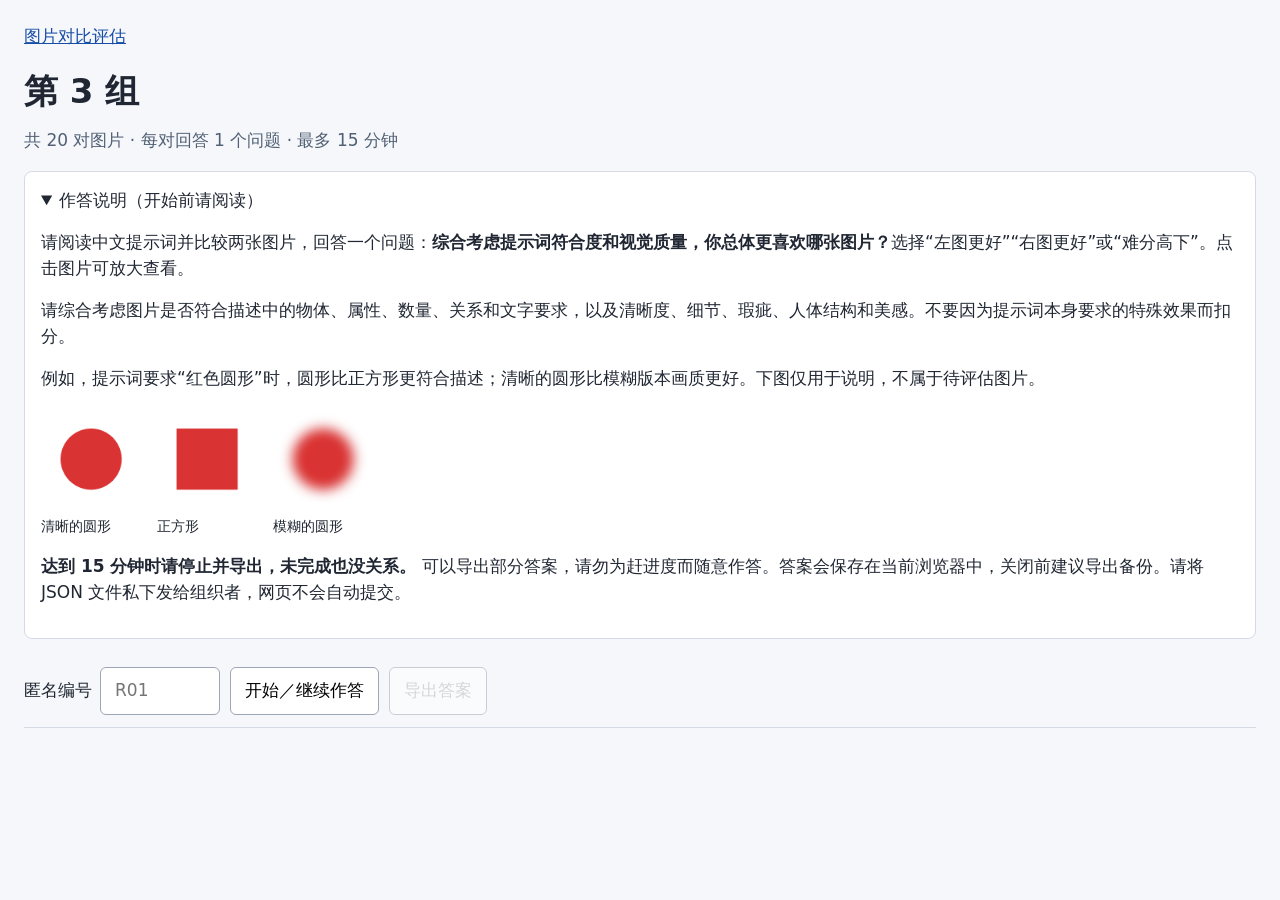
<file: session_03.html>
<!doctype html>
<html lang="zh-CN"><head><meta charset="utf-8"><meta name="viewport" content="width=device-width,initial-scale=1"><title>图片对比评估</title><link rel="stylesheet" href="style.css"></head>
<body><a href="index.html">图片对比评估</a><h1 id="session-label"></h1><p class="muted">共 20 对图片 · 每对回答 1 个问题 · 最多 15 分钟</p>
<details class="intro" open><summary>作答说明（开始前请阅读）</summary>
<p>请阅读中文提示词并比较两张图片，回答一个问题：<strong>综合考虑提示词符合度和视觉质量，你总体更喜欢哪张图片？</strong>选择“左图更好”“右图更好”或“难分高下”。点击图片可放大查看。</p>
<p>请综合考虑图片是否符合描述中的物体、属性、数量、关系和文字要求，以及清晰度、细节、瑕疵、人体结构和美感。不要因为提示词本身要求的特殊效果而扣分。</p>
<p>例如，提示词要求“红色圆形”时，圆形比正方形更符合描述；清晰的圆形比模糊版本画质更好。下图仅用于说明，不属于待评估图片。</p>
<div class="examples"><figure><img src="examples/circle.png" alt="清晰的红色圆形"><figcaption>清晰的圆形</figcaption></figure><figure><img src="examples/square.png" alt="红色正方形"><figcaption>正方形</figcaption></figure><figure><img src="examples/blurred.png" alt="模糊的红色圆形"><figcaption>模糊的圆形</figcaption></figure></div>
<p><strong>达到 15 分钟时请停止并导出，未完成也没关系。</strong> 可以导出部分答案，请勿为赶进度而随意作答。答案会保存在当前浏览器中，关闭前建议导出备份。请将 JSON 文件私下发给组织者，网页不会自动提交。</p></details>
<header class="controls"><label for="rater">匿名编号 <input id="rater" maxlength="4" autocomplete="off" placeholder="R01"></label><button id="start">开始／继续作答</button><button id="export" disabled>导出答案</button></header>
<p id="notice" role="status" aria-live="polite"></p>
<main id="main" hidden><div class="progress"><span id="count"></span><progress id="progress" aria-label="已完成的图片对数"></progress></div><p id="prompt"></p>
<p id="image-status" role="status" aria-live="polite"></p><button id="retry-images" hidden>重新加载图片</button>
<div class="pair"><div><h2>左图</h2><img id="left" alt="左侧待比较图片"></div><div><h2>右图</h2><img id="right" alt="右侧待比较图片"></div></div><div id="questions"></div>
<nav class="navigation" aria-label="切换图片对"><button id="previous">上一对</button><button id="next">下一对</button></nav>
<p id="finished" class="card" hidden>已完成全部 20 对图片。请点击“导出答案”，再将下载的 JSON 文件私下发给组织者。</p></main>
<dialog id="zoom"><button id="close-zoom">关闭</button><img id="zoom-image" alt="放大的图片"></dialog>
<script type="application/json" id="session-data">{"study_id": "6f9edae0-3ae7-50fb-ac0d-486de85fe782", "subset_id": "subset_15min_v1", "block_id": "session_03", "label": "Session 3", "trials": [{"id": "4574a37e-9dbf-493f-bc03-1029253053ae", "prompt": "In this Baroque-inspired scene, a young person with dark and curly short hair in a green camouflage shirt gently embraces a resting lion in a sunny golden savannah. The lion's semi-closed eyes mirror the person's composed, serene expression. Tall, swaying grasses surround them, softly illuminated by the warm light of dawn or dusk, adding a gentle, golden glow to the tranquil and harmonious scene.", "left": "af7d46bc-cc6b-5d6f-b6aa-dc9c72de0e58", "right": "eef3d67e-8a0d-5509-bb63-8ccb0c28a33a", "block": "session_03", "prompt_zh": "在这个受巴洛克风格启发的场景中，一个深色短卷发的年轻人身穿绿色迷彩衬衫，在洒满金色阳光的稀树草原上轻轻拥抱一只正在休息的狮子。狮子半闭的双眼与年轻人镇定、安详的表情相呼应。高高的草在他们周围摇曳，被黎明或黄昏温暖的光线柔和地照亮，为宁静和谐的场景增添一层轻柔的金色光辉。"}, {"id": "9a9a56bc-326e-468d-b4e3-5152312cd434", "prompt": "In the quiet of the evening, a clean, square tissue box with a floral pattern rests atop a folding table beside a pair of modern, metallic washing and drying machines. The laundry room is brightly illuminated, highlighting the soft blue hue of the machines and the sparkling cleanliness of their chrome accents. Along the wall, rows of wooden shelves hold neatly folded towels and various cleaning supplies.", "left": "60ceb52d-dab0-5c84-b90f-e256c2b6d426", "right": "a041b7fe-3399-584d-8fb6-c6bfc00f9231", "block": "session_03", "prompt_zh": "安静的傍晚，一个干净的方形纸巾盒带着花卉图案，放在折叠桌上，旁边是一对现代金属质感的洗衣机和烘干机。洗衣房灯光明亮，突显机器柔和的蓝色以及镀铬部件闪亮洁净的表面。沿墙排列的木质搁架上放着叠得整整齐齐的毛巾和各种清洁用品。"}, {"id": "6e61d8b1-fb87-4f23-aecd-e27497bb9daa", "prompt": "a photo of a white banana and a black elephant", "left": "48c13447-3f93-5ca9-a387-13a2e0419a19", "right": "e264c342-f8da-54df-909d-d046fae54598", "block": "session_03", "prompt_zh": "一张白色香蕉和黑色大象的照片。"}, {"id": "d5e8b89c-11ab-449d-94d5-0a99eba08424", "prompt": "A young boy dressed in an intricately patterned Hanfu stands confidently, feet apart and hands elegantly reaching to the right, with a gentle tilt of the body. Around him flit five vibrant and whimsical birds, each sporting uniquely colorful feathers. His head is adorned with deer antlers, adding a fantastical touch to the scene, all set against a pristine white background. The image captures the essence of real-life details and authentic human expression.", "left": "e2cc5cec-59cd-5d01-9c10-60990d8cc5ef", "right": "980c1ee1-228e-5337-a367-ff9b866bf362", "block": "session_03", "prompt_zh": "一个小男孩穿着花纹精致的汉服，自信地站着，双脚分开，双手优雅地伸向右侧，身体轻轻倾斜。五只鲜艳而富有奇幻感的鸟在他周围飞舞，每只都有独特色彩的羽毛。他头上装饰着鹿角，为场景增添幻想色彩，背景为纯净的白色。图像呈现真实生活的细节和自然的人物神情。"}, {"id": "97f0bfcf-1c35-4dc9-8226-0a44773b8350", "prompt": "A woman in a white shirt and jeans holds a pink umbrella in the rain.", "left": "8f7726b3-0b2c-542e-9224-57f163df23c1", "right": "56abdd30-3e3c-5519-a3a3-32d3ebb0b3d6", "block": "session_03", "prompt_zh": "一名身穿白色衬衫和牛仔裤的女子在雨中撑着一把粉色雨伞。"}, {"id": "d91d15a8-df0b-4a70-b6ee-73db601a57ec", "prompt": "A rustic wooden table bathed in soft afternoon sunlight, showcasing a hearty, crusty loaf of freshly baked brown bread alongside a richly colored, firm purple eggplant. The textures of the bread's crackled crust juxtapose with the eggplant's smooth, glossy skin. Nearby, a folded linen napkin and an assortment of herbs suggest preparations for a savory meal.", "left": "f1098adc-5d8a-59f9-a39c-671a09391593", "right": "590446b2-e961-5f29-a87e-e5e4680027a9", "block": "session_03", "prompt_zh": "一张质朴的木桌沐浴在柔和的午后阳光中，桌上摆着一大条刚出炉、外皮酥脆的棕色面包，旁边是一根色泽浓郁、质地结实的紫色茄子。面包外皮开裂的纹理与茄子光滑发亮的表皮形成对照。附近折好的亚麻餐巾和各种香草，暗示着一顿可口饭菜的准备工作。"}, {"id": "d73a123a-f6cb-48c1-b390-ac106278f95a", "prompt": "a car in front of a candle", "left": "ea1e32d7-8b63-5157-a20f-bda42c9b8aae", "right": "4eb61b17-6e3e-5b4a-939c-6560e9647f77", "block": "session_03", "prompt_zh": "一辆汽车在一根蜡烛前面。"}, {"id": "a03cf061-a8a7-43da-b059-1d22555c03bf", "prompt": "Two people, a man and a woman, are standing in a spacious living room, each holding a game controller in their hands. They are focused on a large television screen in front of them, which is displaying a colorful video game interface. Around them, the room is furnished with a comfortable couch and a coffee table scattered with magazines and remote controls.", "left": "4688e147-f311-59b4-a3a6-86cc8f124bbf", "right": "21d8321f-cbd2-54a7-acd0-ef2711b3eab1", "block": "session_03", "prompt_zh": "一男一女两个人站在宽敞的客厅里，各自手握游戏控制器。他们专注地看着面前的大电视屏幕，屏幕上显示着色彩丰富的电子游戏界面。房间里摆着舒适的沙发，茶几上散放着杂志和遥控器。"}, {"id": "637c3644-c934-4ce7-8e5b-c44c98decbf6", "prompt": "a photo of a purple suitcase and an orange pizza", "left": "7032aef5-ffb5-5770-af70-d18c9ef1a1ad", "right": "d4616d79-60c0-52a1-ae00-9842a36acd1e", "block": "session_03", "prompt_zh": "一张紫色行李箱和橙色披萨的照片。"}, {"id": "98d0cbb7-7844-4648-a01b-7208f7f3032b", "prompt": "a boy in front of a fish", "left": "a710ee2e-abd5-54e7-922a-6d4431340605", "right": "ba07ff2e-b292-5eda-a107-02bfd1f95d29", "block": "session_03", "prompt_zh": "一个男孩在一条鱼前面。"}, {"id": "46c91999-4187-4dc0-aa20-ccea22e87c8d", "prompt": "A medium-sized brown dog with a shiny coat stands in a large room filled with warm, yellow sunlight streaming in from a nearby window. The curious canine directs its attention towards a pristine white porcelain urinal situated awkwardly in the center of the otherwise unfurnished space. The room's aging, cracked walls, painted a once-bright shade of blue, provide a stark contrast to the urinal's smooth and clean surface.", "left": "8b214c65-df8c-59f1-a3a3-0f5a0b693831", "right": "b9dd6ee3-159e-560e-acb8-7d8905bd7328", "block": "session_03", "prompt_zh": "一只中等体型、毛发光亮的棕色狗站在宽敞的房间里，附近窗户透进温暖的黄色阳光。好奇的狗把注意力投向房间正中央一个洁白如新的瓷质小便器；小便器摆放得有些突兀，房间其余地方没有家具。墙壁老旧而开裂，曾经鲜艳的蓝色油漆与小便器光滑洁净的表面形成鲜明对比。"}, {"id": "06792b47-a283-4536-95de-cd6e5df2e073", "prompt": "Anime, 1girl, solo, cowboy shot, holding, holding bottle, looking at viewer, standing, blush, pointy ears, tongue, tongue out, hair between eyes, purple eyes, black hair, grey hair, short hair, hair ornament, large breasts, breasts, chest harness, navel, black jacket, brown pantyhose, collared shirt, hat, jacket, micro shorts, open clothes, open jacket, pantyhose, shirt, shorts, sleeveless shirt, witch hat, belt, black belt, long sleeves, necktie, off shoulder, puffy long sleeves, puffy sleeves, red necktie, sleeveless, absurdres, highres, bottle, crop top, day, elf, harness, midriff, black hat", "left": "ea705f8d-e832-5e53-8502-ababb71632bf", "right": "cd3e8a87-81ce-5290-8367-a870703d1761", "block": "session_03", "prompt_zh": "动漫风格，一个女孩，单人，大腿以上构图（牛仔景别），手持物品，手持瓶子，看向观看者，站立，脸红，尖耳朵，舌头，吐舌头，双眼之间有发丝，紫色眼睛，黑发，灰发，短发，发饰，丰满的胸部，胸部，胸部束带，肚脐，黑色夹克，棕色连裤袜，翻领衬衫，帽子，夹克，超短短裤，敞开的衣物，敞开的夹克，连裤袜，衬衫，短裤，无袖衬衫，女巫帽，腰带，黑色腰带，长袖，领带，露肩，蓬松的长袖，泡泡袖，红色领带，无袖，超高分辨率，高分辨率，瓶子，短款露脐上衣，白天，精灵，束带，露出的腰腹部，黑色帽子。"}, {"id": "7dbdd047-0750-49fb-9561-d047914d277e", "prompt": "a photo of a yellow skateboard and an orange computer mouse", "left": "562c25bd-c17b-5060-a1e1-ab72eb9d4c57", "right": "86698171-f8d8-5468-91f4-3184bfb0b701", "block": "session_03", "prompt_zh": "一张黄色滑板和橙色电脑鼠标的照片。"}, {"id": "9bb3aa4c-5147-43fa-ab7a-00d8dec0efbf", "prompt": "a photo of a brown giraffe and a white stop sign", "left": "8de88dcd-fc7d-5990-80f6-683bcfe77b8a", "right": "d18c7a77-6047-5565-b292-8ae5dc700a8b", "block": "session_03", "prompt_zh": "一张棕色长颈鹿和白色停车让行标志的照片。"}, {"id": "670ec70b-99aa-4f11-9178-b928fee7078a", "prompt": "A contemporary bathroom features a white hanging shelf, securely mounted on a pale blue wall, showcasing an assortment of toiletries. The items include a glass container of cotton swabs, a small plant in a terracotta pot, and an array of bottles with chrome caps reflecting the soft overhead light. Below the shelf, a plush cotton towel, perfectly fluffed and of a gentle lavender hue, hangs elegantly over a polished chrome towel bar.", "left": "3e6abfc9-49b8-5b0c-aaf4-38eaa59d18a3", "right": "b14fcffe-4516-530b-9b7c-b5a10505c7c2", "block": "session_03", "prompt_zh": "一间现代浴室里，白色悬挂搁板牢固地安装在浅蓝色墙面上，摆放着各种洗漱用品。其中有装着棉签的玻璃容器、一盆种在陶土花盆里的小植物，以及一排带镀铬瓶盖的瓶子，瓶盖反射着柔和的顶灯光线。搁板下方，一条蓬松柔软、呈淡紫色的棉毛巾优雅地搭在抛光镀铬毛巾杆上。"}, {"id": "571cf04d-e771-4dcc-969a-2550fdb9def3", "prompt": "A medium-sized brown dog with a shiny coat stands in a large room filled with warm, yellow sunlight streaming in from a nearby window. The curious canine directs its attention towards a pristine white porcelain urinal situated awkwardly in the center of the otherwise unfurnished space. The room's aging, cracked walls, painted a once-bright shade of blue, provide a stark contrast to the urinal's smooth and clean surface.", "left": "c0a74b61-f602-5e1b-ab73-701e5d6b0cb8", "right": "c5f5dbc2-10bd-5334-896d-5f91a8ebbdec", "block": "session_03", "prompt_zh": "一只中等体型、毛发光亮的棕色狗站在宽敞的房间里，附近窗户透进温暖的黄色阳光。好奇的狗把注意力投向房间正中央一个洁白如新的瓷质小便器；小便器摆放得有些突兀，房间其余地方没有家具。墙壁老旧而开裂，曾经鲜艳的蓝色油漆与小便器光滑洁净的表面形成鲜明对比。"}, {"id": "ebe3387b-68cb-4a9e-a2d7-2fabdc786e74", "prompt": "a black white and gold vase sitting on a counter", "left": "f9ce09f8-39bf-574a-84e6-ff477d765955", "right": "f9921157-a166-5285-8fec-8d4f023caefa", "block": "session_03", "prompt_zh": "一个黑、白、金三色的花瓶放在台面上。"}, {"id": "4f9f9c7e-41bc-4237-bff4-f1fe0e011113", "prompt": "a bag in front of a refrigerator", "left": "83f6a579-6a00-51aa-a6a2-d13b58c0ac02", "right": "78ba452c-49c4-558f-b8ec-75d16524fd71", "block": "session_03", "prompt_zh": "一个包在一台冰箱前面。"}, {"id": "a636425c-9bbd-450d-9e70-7c5230c1fb6a", "prompt": "A white carpet in a bathroom with red fixtures.", "left": "4305e1ed-37b2-5287-832e-9cbc45068de7", "right": "4b82df89-982a-5eea-a265-2a430a40bbe5", "block": "session_03", "prompt_zh": "一间配有红色卫浴设施的浴室里铺着白色地毯。"}, {"id": "b8e32a6b-990e-4430-9ab1-3bc1cd15c2fa", "prompt": "The scene is depicted in a vibrant anime style, showcasing a dark-skinned woman with flowing, bright blue hair. Her head is crowned with an intricate flower wreath adorned with colorful butterflies, contrasting beautifully with her serene expression. She wears a flowing blue dress adorned with celestial star and crescent prints, creating a harmonious blend of elegance and mystery.", "left": "3759d175-16cc-5387-9d37-1f2522731212", "right": "60221ab4-d3b6-531c-9543-884eba08b31b", "block": "session_03", "prompt_zh": "整个场景采用鲜明生动的动漫风格，描绘一名深肤色女子，留着飘逸的亮蓝色头发。她头戴精致的花环，饰有五彩蝴蝶，与她安详的神情形成优美对照。她身穿飘逸的蓝色连衣裙，上面印着星星和弯月图案，和谐地融合了优雅与神秘感。"}], "images": {"af7d46bc-cc6b-5d6f-b6aa-dc9c72de0e58": "assets/af7d46bc-cc6b-5d6f-b6aa-dc9c72de0e58-768q80.jpg", "eef3d67e-8a0d-5509-bb63-8ccb0c28a33a": "assets/eef3d67e-8a0d-5509-bb63-8ccb0c28a33a-768q80.jpg", "60ceb52d-dab0-5c84-b90f-e256c2b6d426": "assets/60ceb52d-dab0-5c84-b90f-e256c2b6d426-768q80.jpg", "a041b7fe-3399-584d-8fb6-c6bfc00f9231": "assets/a041b7fe-3399-584d-8fb6-c6bfc00f9231-768q80.jpg", "48c13447-3f93-5ca9-a387-13a2e0419a19": "assets/48c13447-3f93-5ca9-a387-13a2e0419a19-768q80.jpg", "e264c342-f8da-54df-909d-d046fae54598": "assets/e264c342-f8da-54df-909d-d046fae54598-768q80.jpg", "e2cc5cec-59cd-5d01-9c10-60990d8cc5ef": "assets/e2cc5cec-59cd-5d01-9c10-60990d8cc5ef-768q80.jpg", "980c1ee1-228e-5337-a367-ff9b866bf362": "assets/980c1ee1-228e-5337-a367-ff9b866bf362-768q80.jpg", "8f7726b3-0b2c-542e-9224-57f163df23c1": "assets/8f7726b3-0b2c-542e-9224-57f163df23c1-768q80.jpg", "56abdd30-3e3c-5519-a3a3-32d3ebb0b3d6": "assets/56abdd30-3e3c-5519-a3a3-32d3ebb0b3d6-768q80.jpg", "f1098adc-5d8a-59f9-a39c-671a09391593": "assets/f1098adc-5d8a-59f9-a39c-671a09391593-768q80.jpg", "590446b2-e961-5f29-a87e-e5e4680027a9": "assets/590446b2-e961-5f29-a87e-e5e4680027a9-768q80.jpg", "ea1e32d7-8b63-5157-a20f-bda42c9b8aae": "assets/ea1e32d7-8b63-5157-a20f-bda42c9b8aae-768q80.jpg", "4eb61b17-6e3e-5b4a-939c-6560e9647f77": "assets/4eb61b17-6e3e-5b4a-939c-6560e9647f77-768q80.jpg", "4688e147-f311-59b4-a3a6-86cc8f124bbf": "assets/4688e147-f311-59b4-a3a6-86cc8f124bbf-768q80.jpg", "21d8321f-cbd2-54a7-acd0-ef2711b3eab1": "assets/21d8321f-cbd2-54a7-acd0-ef2711b3eab1-768q80.jpg", "7032aef5-ffb5-5770-af70-d18c9ef1a1ad": "assets/7032aef5-ffb5-5770-af70-d18c9ef1a1ad-768q80.jpg", "d4616d79-60c0-52a1-ae00-9842a36acd1e": "assets/d4616d79-60c0-52a1-ae00-9842a36acd1e-768q80.jpg", "a710ee2e-abd5-54e7-922a-6d4431340605": "assets/a710ee2e-abd5-54e7-922a-6d4431340605-768q80.jpg", "ba07ff2e-b292-5eda-a107-02bfd1f95d29": "assets/ba07ff2e-b292-5eda-a107-02bfd1f95d29-768q80.jpg", "8b214c65-df8c-59f1-a3a3-0f5a0b693831": "assets/8b214c65-df8c-59f1-a3a3-0f5a0b693831-768q80.jpg", "b9dd6ee3-159e-560e-acb8-7d8905bd7328": "assets/b9dd6ee3-159e-560e-acb8-7d8905bd7328-768q80.jpg", "ea705f8d-e832-5e53-8502-ababb71632bf": "assets/ea705f8d-e832-5e53-8502-ababb71632bf-768q80.jpg", "cd3e8a87-81ce-5290-8367-a870703d1761": "assets/cd3e8a87-81ce-5290-8367-a870703d1761-768q80.jpg", "562c25bd-c17b-5060-a1e1-ab72eb9d4c57": "assets/562c25bd-c17b-5060-a1e1-ab72eb9d4c57-768q80.jpg", "86698171-f8d8-5468-91f4-3184bfb0b701": "assets/86698171-f8d8-5468-91f4-3184bfb0b701-768q80.jpg", "8de88dcd-fc7d-5990-80f6-683bcfe77b8a": "assets/8de88dcd-fc7d-5990-80f6-683bcfe77b8a-768q80.jpg", "d18c7a77-6047-5565-b292-8ae5dc700a8b": "assets/d18c7a77-6047-5565-b292-8ae5dc700a8b-768q80.jpg", "3e6abfc9-49b8-5b0c-aaf4-38eaa59d18a3": "assets/3e6abfc9-49b8-5b0c-aaf4-38eaa59d18a3-768q80.jpg", "b14fcffe-4516-530b-9b7c-b5a10505c7c2": "assets/b14fcffe-4516-530b-9b7c-b5a10505c7c2-768q80.jpg", "c0a74b61-f602-5e1b-ab73-701e5d6b0cb8": "assets/c0a74b61-f602-5e1b-ab73-701e5d6b0cb8-768q80.jpg", "c5f5dbc2-10bd-5334-896d-5f91a8ebbdec": "assets/c5f5dbc2-10bd-5334-896d-5f91a8ebbdec-768q80.jpg", "f9ce09f8-39bf-574a-84e6-ff477d765955": "assets/f9ce09f8-39bf-574a-84e6-ff477d765955-768q80.jpg", "f9921157-a166-5285-8fec-8d4f023caefa": "assets/f9921157-a166-5285-8fec-8d4f023caefa-768q80.jpg", "83f6a579-6a00-51aa-a6a2-d13b58c0ac02": "assets/83f6a579-6a00-51aa-a6a2-d13b58c0ac02-768q80.jpg", "78ba452c-49c4-558f-b8ec-75d16524fd71": "assets/78ba452c-49c4-558f-b8ec-75d16524fd71-768q80.jpg", "4305e1ed-37b2-5287-832e-9cbc45068de7": "assets/4305e1ed-37b2-5287-832e-9cbc45068de7-768q80.jpg", "4b82df89-982a-5eea-a265-2a430a40bbe5": "assets/4b82df89-982a-5eea-a265-2a430a40bbe5-768q80.jpg", "3759d175-16cc-5387-9d37-1f2522731212": "assets/3759d175-16cc-5387-9d37-1f2522731212-768q80.jpg", "60221ab4-d3b6-531c-9543-884eba08b31b": "assets/60221ab4-d3b6-531c-9543-884eba08b31b-768q80.jpg"}, "image_profile": {"id": "jpeg_768_q80", "width": 768, "height": 768, "format": "JPEG", "quality": 80, "resampling": "LANCZOS"}, "protocol_version": "overall_zh_768_v4"}</script><script src="session.js?v=regular20v4"></script></body></html>
</file>
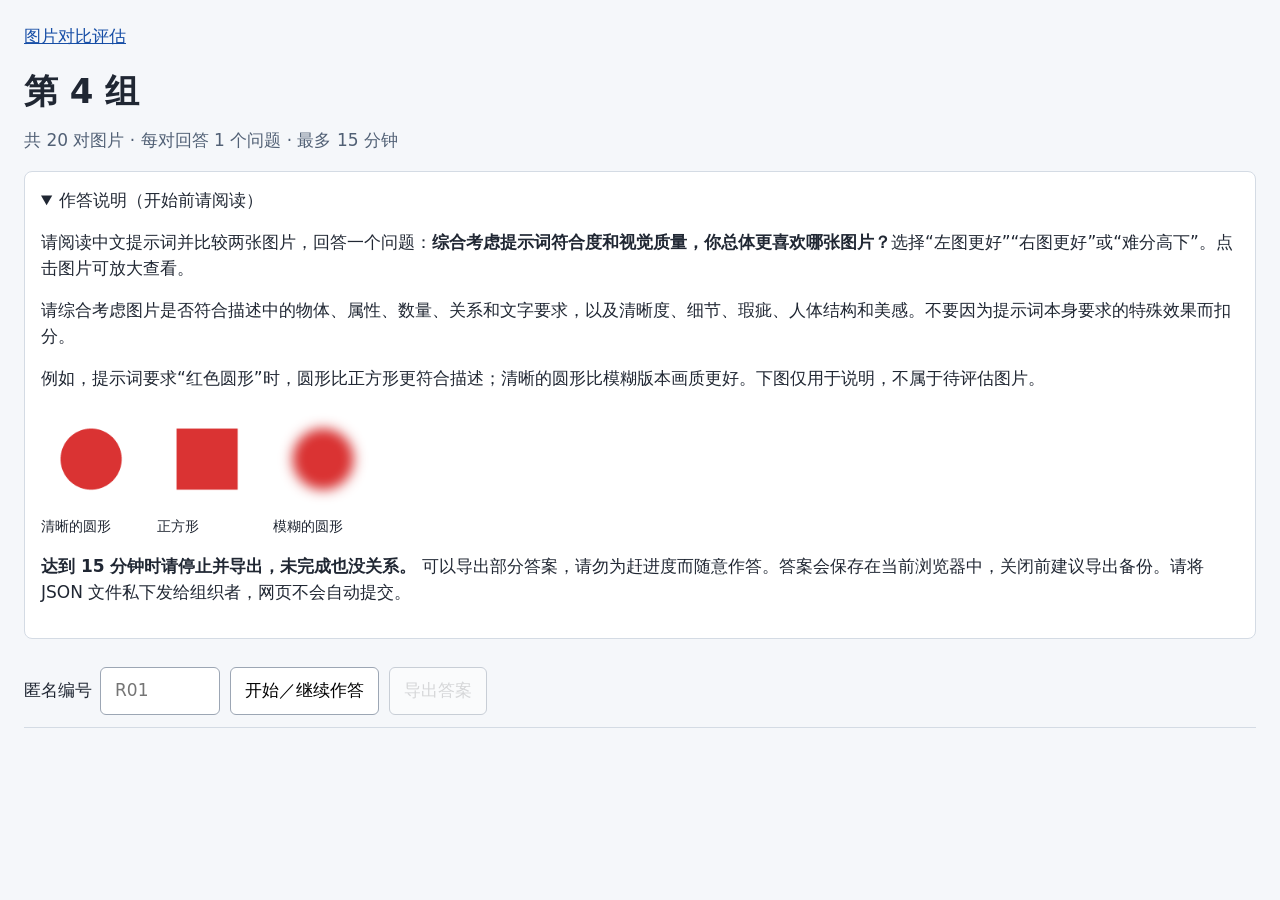
<file: session_04.html>
<!doctype html>
<html lang="zh-CN"><head><meta charset="utf-8"><meta name="viewport" content="width=device-width,initial-scale=1"><title>图片对比评估</title><link rel="stylesheet" href="style.css"></head>
<body><a href="index.html">图片对比评估</a><h1 id="session-label"></h1><p class="muted">共 20 对图片 · 每对回答 1 个问题 · 最多 15 分钟</p>
<details class="intro" open><summary>作答说明（开始前请阅读）</summary>
<p>请阅读中文提示词并比较两张图片，回答一个问题：<strong>综合考虑提示词符合度和视觉质量，你总体更喜欢哪张图片？</strong>选择“左图更好”“右图更好”或“难分高下”。点击图片可放大查看。</p>
<p>请综合考虑图片是否符合描述中的物体、属性、数量、关系和文字要求，以及清晰度、细节、瑕疵、人体结构和美感。不要因为提示词本身要求的特殊效果而扣分。</p>
<p>例如，提示词要求“红色圆形”时，圆形比正方形更符合描述；清晰的圆形比模糊版本画质更好。下图仅用于说明，不属于待评估图片。</p>
<div class="examples"><figure><img src="examples/circle.png" alt="清晰的红色圆形"><figcaption>清晰的圆形</figcaption></figure><figure><img src="examples/square.png" alt="红色正方形"><figcaption>正方形</figcaption></figure><figure><img src="examples/blurred.png" alt="模糊的红色圆形"><figcaption>模糊的圆形</figcaption></figure></div>
<p><strong>达到 15 分钟时请停止并导出，未完成也没关系。</strong> 可以导出部分答案，请勿为赶进度而随意作答。答案会保存在当前浏览器中，关闭前建议导出备份。请将 JSON 文件私下发给组织者，网页不会自动提交。</p></details>
<header class="controls"><label for="rater">匿名编号 <input id="rater" maxlength="4" autocomplete="off" placeholder="R01"></label><button id="start">开始／继续作答</button><button id="export" disabled>导出答案</button></header>
<p id="notice" role="status" aria-live="polite"></p>
<main id="main" hidden><div class="progress"><span id="count"></span><progress id="progress" aria-label="已完成的图片对数"></progress></div><p id="prompt"></p>
<p id="image-status" role="status" aria-live="polite"></p><button id="retry-images" hidden>重新加载图片</button>
<div class="pair"><div><h2>左图</h2><img id="left" alt="左侧待比较图片"></div><div><h2>右图</h2><img id="right" alt="右侧待比较图片"></div></div><div id="questions"></div>
<nav class="navigation" aria-label="切换图片对"><button id="previous">上一对</button><button id="next">下一对</button></nav>
<p id="finished" class="card" hidden>已完成全部 20 对图片。请点击“导出答案”，再将下载的 JSON 文件私下发给组织者。</p></main>
<dialog id="zoom"><button id="close-zoom">关闭</button><img id="zoom-image" alt="放大的图片"></dialog>
<script type="application/json" id="session-data">{"study_id": "6f9edae0-3ae7-50fb-ac0d-486de85fe782", "subset_id": "subset_15min_v1", "block_id": "session_04", "label": "Session 4", "trials": [{"id": "96085016-2d16-410b-b48d-02d05bf3e13c", "prompt": "a photo of a black bicycle", "left": "f4f961fc-dc73-5e7a-9c93-315aa9922d98", "right": "3108f243-9cd1-5215-8b78-52c923e378ac", "block": "session_04", "prompt_zh": "一张黑色自行车的照片。"}, {"id": "e75711fc-58a9-47d5-b61d-103df8604014", "prompt": "A bathroom with white tile and a beige toilet.", "left": "3fd6a950-cedf-5c0b-8363-9941b0a5e7a5", "right": "2a1b5e42-a7e4-57ca-9c63-167acb6bbf99", "block": "session_04", "prompt_zh": "一间铺着白色瓷砖、配有米色马桶的浴室。"}, {"id": "65fd5f69-93a2-4c9b-ae3a-52d707fe6a4e", "prompt": "a photo of a yellow stop sign and a blue potted plant", "left": "ddcc080e-a46c-59b0-b9cf-bcba523825fe", "right": "4f8206de-b52b-5fea-a103-e2c526a1419f", "block": "session_04", "prompt_zh": "一张黄色停车让行标志和蓝色盆栽植物的照片。"}, {"id": "dd999070-3398-4034-9f9f-9dd2c7b2f3ea", "prompt": "An illustration captures a profile view of an individual with flowing white hair adorned by a gold star-shaped hairpin. The person wears a white outfit with intricate gold accents, including a high collar and subtle orange highlights, contributing warmth. The background showcases a gradient of yellow and orange, evoking sunrise or sunset. The posture is poised, with a slight head turn suggesting calm and elegance. The entire scene is depicted in a style inspired by graffiti.", "left": "df05479c-f98d-57db-8af1-9e35b2bb5ed0", "right": "e42334ff-bfc4-5eb6-ae49-8bab1b37b43c", "block": "session_04", "prompt_zh": "一幅插画描绘了一个人物的侧面：飘逸的白发上别着金色星形发夹。人物穿着带精细金色装饰的白色服装，包括高领和少量橙色点缀，为画面增添暖意。背景由黄色渐变为橙色，让人联想到日出或日落。人物姿态从容，头部略微转动，显得平静而优雅。整个场景采用受涂鸦启发的风格。"}, {"id": "a0949cf4-caae-4fbf-8cb1-cb5a68ec9e22", "prompt": "This image follows a stone sculpture style. It features a distinct female figure with an enchanting, ethereal appearance. Her skin is a vivid green, contrasting with large, striking blue eyes framed by rich, dark lashes that exude a peaceful aura. Curving, spiral horns, banded in shimmering blue and teal stripes, emerge from her brow, adorned by a resplendent gold headpiece. She wears a dramatic, dark garment, softly draped to expose one shoulder, crafted from luxurious, flowing fabric. A gentle smile complements her tranquil demeanor, with a delicate rosy blush highlighting her cheeks. A solid, warm yellow backdrop accentuates her cool hues, ensuring total focus on this extraordinary character.", "left": "0d7ddf10-58d8-5dfe-a6e1-d7b7c007f0a4", "right": "90dcf0b7-942a-5e48-988b-c3cfec23f7ef", "block": "session_04", "prompt_zh": "这幅图像采用石雕风格，描绘一个外貌迷人、空灵独特的女性形象。她的皮肤呈鲜绿色，与硕大醒目的蓝色眼睛形成对比，浓密深色睫毛围绕着眼睛，流露出平和的气息。弯曲的螺旋状角从额头伸出，带着闪亮的蓝色和蓝绿色条纹，并以华丽的金色头饰装点。她穿着富有戏剧感的深色服装，由奢华、飘逸的面料制成，柔和地垂落并露出一侧肩膀。温柔的微笑与宁静的气质相得益彰，脸颊上有淡淡的玫瑰色红晕。纯色的暖黄色背景衬托出她身上的冷色调，使注意力完全集中在这个非凡的角色上。"}, {"id": "1b067b10-9586-4085-9d58-707768fe8666", "prompt": "a photo of a purple backpack and a white umbrella", "left": "afd1a945-aae5-50a0-b3d6-c2497d5928bc", "right": "3e1c44db-466d-54cd-903c-0185111ecc0b", "block": "session_04", "prompt_zh": "一张紫色背包和白色雨伞的照片。"}, {"id": "1624d318-a326-42e8-a1ab-17c0766229cc", "prompt": "a refrigerator in front of a painting", "left": "6a5c008c-4487-5518-b1a6-3237df1029fc", "right": "8b8c8d9e-c71d-55ac-8d97-61f9cbefe6b2", "block": "session_04", "prompt_zh": "一台冰箱在一幅画前面。"}, {"id": "2254aa07-4966-49f8-b465-5798aabc1f90", "prompt": "The image should portray a real person, capturing a young man with striking blue eyes whose expression hints at a concealed secret. He is seated in a traditional house, lavishly adorned with exquisite wooden carvings and delicate porcelain lamps. The grandeur and beauty of this classic architecture, reminiscent of timeless designs, are depicted from a perspective that captures its true essence.", "left": "40d52bfc-1346-5eed-9d70-179c131130db", "right": "554c695a-4025-50da-a3d3-9f1fd88a4fcb", "block": "session_04", "prompt_zh": "图像应呈现一个真实的人：一名蓝色眼睛引人注目的年轻男子，神情似乎暗藏秘密。他坐在一座传统房屋中，周围以精美木雕和精致瓷灯华丽装饰。画面从能展现建筑真正神韵的视角，描绘这种令人联想到经典永恒设计的传统建筑的宏伟与美丽。"}, {"id": "13bd01ae-70dd-4704-a489-88cf091523be", "prompt": "The entire scene is depicted in line art, showcasing a table from above. There are slices of cake on plates with candles, a pink cowboy hat, and a champagne glass. Additional decorations include a heart-shaped item and a disco ball key ring. Polaroids and a colorful sprinkled birthday cake hint at a festive celebration.", "left": "00d329a5-d075-5ad7-8d59-6e18e2b3c5ef", "right": "011d8893-3727-58ab-b01a-20a82fb2d5cc", "block": "session_04", "prompt_zh": "整个场景采用线描风格，从上方俯视一张桌子。桌上有放在盘子里的蛋糕切片和蜡烛、一顶粉色牛仔帽，以及一只香槟酒杯。其他装饰包括一件心形物品和一个迪斯科球钥匙圈。拍立得照片和撒有彩色糖针的生日蛋糕暗示着欢乐的庆祝活动。"}, {"id": "6a2edd95-7915-4d51-aded-413bb43f355f", "prompt": "A green scooter is parked near a curb in front of a blue vintage car.", "left": "4129c215-aa1e-5d46-835d-33ef1ac9b7c2", "right": "a38aaa8e-f163-5835-8ae2-29beed74eb17", "block": "session_04", "prompt_zh": "一辆绿色踏板车停在路缘附近，位于一辆蓝色复古汽车前面。"}, {"id": "c503ccb5-c6b4-495c-aa19-af268fa41d22", "prompt": "a photo of an orange giraffe and a white baseball glove", "left": "c1cba5de-f294-53b6-9e8f-9dc639b7580d", "right": "2cd514bf-d91d-5153-aaa6-4549b82f1769", "block": "session_04", "prompt_zh": "一张橙色长颈鹿和白色棒球手套的照片。"}, {"id": "3d6073b7-e385-4092-afe0-da0ee7b1fd17", "prompt": "a photo of a green skateboard", "left": "8ecbf4a3-4e77-5a5d-94e2-d0fa831eec30", "right": "09fe80c9-053c-562f-b4cf-bf8454f30bde", "block": "session_04", "prompt_zh": "一张绿色滑板的照片。"}, {"id": "49e78dcc-9dd3-49c3-8b75-471e1a340ed5", "prompt": "a photo of an orange traffic light and a white toilet", "left": "c18996c4-6015-5168-9d99-68add45957ff", "right": "8daacd87-80b9-530c-a7e1-c806fe88a0c4", "block": "session_04", "prompt_zh": "一张橙色交通信号灯和白色马桶的照片。"}, {"id": "4bdd5f99-4ae9-4e11-b5fe-0213792ecd75", "prompt": "Please create a photograph capturing a young woman showcasing a dynamic presence as she bicycles alongside a river during a hot summer day. Her long hair streams behind her as she pedals, dressed in snug tights and a vibrant yellow tank top, complemented by New Balance running shoes that highlight her lean, athletic build. She sports a small backpack and sunglasses resting confidently atop her head.", "left": "5dd20997-201a-58d5-ace8-8631717f794b", "right": "fac372aa-828a-5183-a601-8b5d4a44f853", "block": "session_04", "prompt_zh": "请创作一张照片，捕捉一名年轻女子在炎热夏日沿河骑自行车时富有活力的姿态。她踩着踏板，长发在身后飞扬，身穿贴身紧身裤和鲜艳的黄色背心，脚穿新百伦跑鞋，突显她纤瘦健美的身形。她背着一个小背包，太阳镜自信地架在头顶上。"}, {"id": "f939dd27-7268-434f-adc4-46f758b7b0fb", "prompt": "a photo of a black car and a green parking meter", "left": "1573311c-b985-539f-959a-0f3a851ea32a", "right": "d0389e4d-b99f-585b-a1fe-f0a4157ec4f1", "block": "session_04", "prompt_zh": "一张黑色汽车和绿色停车计时收费表的照片。"}, {"id": "0acb56bb-00d2-470b-8b5c-31ed72bbccfc", "prompt": "Two men are standing in a room with walls adorned with historical memorabilia. On the left, a man dressed in a crisp military uniform gazes intently at a series of glass cases. Inside the cases, an array of bullet shells is meticulously arranged and labeled for display, while the man in the suit on the right points towards one of the exhibits, seemingly explaining its significance.", "left": "d7aa2b97-abda-5223-862b-58f3314dbab2", "right": "d8524d99-260c-5389-b7b0-77551b51e754", "block": "session_04", "prompt_zh": "两名男子站在一间墙上装饰着历史纪念物的房间里。左侧男子穿着整洁的军装，专注地注视着一排玻璃展柜。展柜里，各种弹壳被细致地排列并贴上展示标签；右侧穿西装的男子指向其中一件展品，似乎在解释它的意义。"}, {"id": "3cde8704-9b79-4ebd-9975-7d2c9bfb383b", "prompt": "a photo of a yellow sports ball and a green boat", "left": "bdd0b1b5-f08d-53b9-b184-7ae13e304977", "right": "af55c111-da40-51cb-8780-091856c83c79", "block": "session_04", "prompt_zh": "一张黄色运动球和绿色船的照片。"}, {"id": "176151c2-36c5-4e3b-a203-b2916793f6a9", "prompt": "In a spacious room, an ornate vintage clock with a large, circular face and roman numerals stands prominently against a pastel-colored wall, its intricate hands pointing to the time. Beside it, a small, oval-shaped mirror with an elegant antique frame hangs neatly, reflecting a portion of the room’s interior. The contrast in size between the commanding presence of the clock and the modest mirror creates a unique focal point in the space.", "left": "192a55d9-d774-5acf-a510-f989a91ee13f", "right": "936da856-8a37-5db2-b8c4-3aa02b82c0c4", "block": "session_04", "prompt_zh": "在一间宽敞的房间里，一座装饰华丽的古董钟醒目地立在浅色墙壁前。钟面很大，呈圆形，标有罗马数字，精巧的指针指示着时间。钟旁整齐地挂着一面小巧的椭圆形镜子，配有优雅的古董镜框，映出房间内部的一部分。大钟气派的存在感与小镜子的朴素小巧形成尺寸对比，成为空间中独特的视觉焦点。"}, {"id": "22a85558-9028-4d86-b769-8480a0fdd91b", "prompt": "a sheep in front of a pig", "left": "cb95d277-2ad6-5e06-bea8-4e9ecfbf67ff", "right": "60a0a131-bb26-56f6-b8d9-294938b9785b", "block": "session_04", "prompt_zh": "一只绵羊在一头猪前面。"}, {"id": "79347cd6-eca9-4518-8458-7bbe0a669218", "prompt": "A whimsical scene unfolds as two pairs of spectacles rest comically on the bridge of a horse's nose, glinting slightly against the fading light of a vibrant sunset. The backdrop is a quintessential rural farm, complete with wooden fences and distant rolling hills painting the horizon in hues of orange and purple. The glasses, one with round, golden frames and the other with square, jet-black rims, add a touch of eccentricity to the tranquil pastoral setting.", "left": "27217ac7-bc6d-51fe-b12d-6a0aab4e4e4c", "right": "3358479a-310d-5cb8-8b60-a6c709d59d46", "block": "session_04", "prompt_zh": "一个充满奇趣的场景：两副眼镜滑稽地架在一匹马的鼻梁上，在绚丽日落逐渐暗淡的光线中微微闪亮。背景是典型的乡村农场，配有木栅栏，远处起伏的山丘以橙色和紫色描绘着地平线。两副眼镜中，一副是圆形金色镜框，另一副是方形漆黑镜框，为宁静的田园景象增添一丝古怪趣味。"}], "images": {"f4f961fc-dc73-5e7a-9c93-315aa9922d98": "assets/f4f961fc-dc73-5e7a-9c93-315aa9922d98-768q80.jpg", "3108f243-9cd1-5215-8b78-52c923e378ac": "assets/3108f243-9cd1-5215-8b78-52c923e378ac-768q80.jpg", "3fd6a950-cedf-5c0b-8363-9941b0a5e7a5": "assets/3fd6a950-cedf-5c0b-8363-9941b0a5e7a5-768q80.jpg", "2a1b5e42-a7e4-57ca-9c63-167acb6bbf99": "assets/2a1b5e42-a7e4-57ca-9c63-167acb6bbf99-768q80.jpg", "ddcc080e-a46c-59b0-b9cf-bcba523825fe": "assets/ddcc080e-a46c-59b0-b9cf-bcba523825fe-768q80.jpg", "4f8206de-b52b-5fea-a103-e2c526a1419f": "assets/4f8206de-b52b-5fea-a103-e2c526a1419f-768q80.jpg", "df05479c-f98d-57db-8af1-9e35b2bb5ed0": "assets/df05479c-f98d-57db-8af1-9e35b2bb5ed0-768q80.jpg", "e42334ff-bfc4-5eb6-ae49-8bab1b37b43c": "assets/e42334ff-bfc4-5eb6-ae49-8bab1b37b43c-768q80.jpg", "0d7ddf10-58d8-5dfe-a6e1-d7b7c007f0a4": "assets/0d7ddf10-58d8-5dfe-a6e1-d7b7c007f0a4-768q80.jpg", "90dcf0b7-942a-5e48-988b-c3cfec23f7ef": "assets/90dcf0b7-942a-5e48-988b-c3cfec23f7ef-768q80.jpg", "afd1a945-aae5-50a0-b3d6-c2497d5928bc": "assets/afd1a945-aae5-50a0-b3d6-c2497d5928bc-768q80.jpg", "3e1c44db-466d-54cd-903c-0185111ecc0b": "assets/3e1c44db-466d-54cd-903c-0185111ecc0b-768q80.jpg", "6a5c008c-4487-5518-b1a6-3237df1029fc": "assets/6a5c008c-4487-5518-b1a6-3237df1029fc-768q80.jpg", "8b8c8d9e-c71d-55ac-8d97-61f9cbefe6b2": "assets/8b8c8d9e-c71d-55ac-8d97-61f9cbefe6b2-768q80.jpg", "40d52bfc-1346-5eed-9d70-179c131130db": "assets/40d52bfc-1346-5eed-9d70-179c131130db-768q80.jpg", "554c695a-4025-50da-a3d3-9f1fd88a4fcb": "assets/554c695a-4025-50da-a3d3-9f1fd88a4fcb-768q80.jpg", "00d329a5-d075-5ad7-8d59-6e18e2b3c5ef": "assets/00d329a5-d075-5ad7-8d59-6e18e2b3c5ef-768q80.jpg", "011d8893-3727-58ab-b01a-20a82fb2d5cc": "assets/011d8893-3727-58ab-b01a-20a82fb2d5cc-768q80.jpg", "4129c215-aa1e-5d46-835d-33ef1ac9b7c2": "assets/4129c215-aa1e-5d46-835d-33ef1ac9b7c2-768q80.jpg", "a38aaa8e-f163-5835-8ae2-29beed74eb17": "assets/a38aaa8e-f163-5835-8ae2-29beed74eb17-768q80.jpg", "c1cba5de-f294-53b6-9e8f-9dc639b7580d": "assets/c1cba5de-f294-53b6-9e8f-9dc639b7580d-768q80.jpg", "2cd514bf-d91d-5153-aaa6-4549b82f1769": "assets/2cd514bf-d91d-5153-aaa6-4549b82f1769-768q80.jpg", "8ecbf4a3-4e77-5a5d-94e2-d0fa831eec30": "assets/8ecbf4a3-4e77-5a5d-94e2-d0fa831eec30-768q80.jpg", "09fe80c9-053c-562f-b4cf-bf8454f30bde": "assets/09fe80c9-053c-562f-b4cf-bf8454f30bde-768q80.jpg", "c18996c4-6015-5168-9d99-68add45957ff": "assets/c18996c4-6015-5168-9d99-68add45957ff-768q80.jpg", "8daacd87-80b9-530c-a7e1-c806fe88a0c4": "assets/8daacd87-80b9-530c-a7e1-c806fe88a0c4-768q80.jpg", "5dd20997-201a-58d5-ace8-8631717f794b": "assets/5dd20997-201a-58d5-ace8-8631717f794b-768q80.jpg", "fac372aa-828a-5183-a601-8b5d4a44f853": "assets/fac372aa-828a-5183-a601-8b5d4a44f853-768q80.jpg", "1573311c-b985-539f-959a-0f3a851ea32a": "assets/1573311c-b985-539f-959a-0f3a851ea32a-768q80.jpg", "d0389e4d-b99f-585b-a1fe-f0a4157ec4f1": "assets/d0389e4d-b99f-585b-a1fe-f0a4157ec4f1-768q80.jpg", "d7aa2b97-abda-5223-862b-58f3314dbab2": "assets/d7aa2b97-abda-5223-862b-58f3314dbab2-768q80.jpg", "d8524d99-260c-5389-b7b0-77551b51e754": "assets/d8524d99-260c-5389-b7b0-77551b51e754-768q80.jpg", "bdd0b1b5-f08d-53b9-b184-7ae13e304977": "assets/bdd0b1b5-f08d-53b9-b184-7ae13e304977-768q80.jpg", "af55c111-da40-51cb-8780-091856c83c79": "assets/af55c111-da40-51cb-8780-091856c83c79-768q80.jpg", "192a55d9-d774-5acf-a510-f989a91ee13f": "assets/192a55d9-d774-5acf-a510-f989a91ee13f-768q80.jpg", "936da856-8a37-5db2-b8c4-3aa02b82c0c4": "assets/936da856-8a37-5db2-b8c4-3aa02b82c0c4-768q80.jpg", "cb95d277-2ad6-5e06-bea8-4e9ecfbf67ff": "assets/cb95d277-2ad6-5e06-bea8-4e9ecfbf67ff-768q80.jpg", "60a0a131-bb26-56f6-b8d9-294938b9785b": "assets/60a0a131-bb26-56f6-b8d9-294938b9785b-768q80.jpg", "27217ac7-bc6d-51fe-b12d-6a0aab4e4e4c": "assets/27217ac7-bc6d-51fe-b12d-6a0aab4e4e4c-768q80.jpg", "3358479a-310d-5cb8-8b60-a6c709d59d46": "assets/3358479a-310d-5cb8-8b60-a6c709d59d46-768q80.jpg"}, "image_profile": {"id": "jpeg_768_q80", "width": 768, "height": 768, "format": "JPEG", "quality": 80, "resampling": "LANCZOS"}, "protocol_version": "overall_zh_768_v4"}</script><script src="session.js?v=regular20v4"></script></body></html>
</file>
<file: style.css>
:root{font:17px/1.5 system-ui,sans-serif;color:#202733;background:#f5f7fa}
body{max-width:1450px;margin:24px auto;padding:0 24px 48px}
h1{line-height:1.15;margin-bottom:8px}h2{font-size:1.15rem}
a{color:#174ea6}button,input{font:inherit;padding:10px 14px;border:1px solid #9ca6b4;border-radius:6px}button{cursor:pointer;background:white}button:disabled{cursor:default;opacity:.5}button:focus-visible,input:focus-visible,a:focus-visible{outline:3px solid #1767cf;outline-offset:3px}
.intro,.card,details,fieldset{background:white;border:1px solid #d4dbe4;border-radius:8px;padding:16px;margin:16px 0}
.muted{color:#516075}.controls{position:sticky;top:0;background:#f5f7fa;padding:12px 0;z-index:1;border-bottom:1px solid #d4dbe4;display:flex;align-items:center;gap:10px;flex-wrap:wrap}.controls label{display:flex;align-items:center;gap:8px}.controls input{width:90px}
.progress{margin:12px 0}progress{width:100%;height:18px}#notice{display:block;margin-top:8px;color:#7b3210}#prompt{white-space:pre-wrap;line-height:1.6;background:white;padding:16px;border-radius:8px}
.pair{display:grid;grid-template-columns:1fr 1fr;gap:18px}.pair h2{margin:4px 0}.pair img{display:block;width:100%;aspect-ratio:1;object-fit:contain;cursor:zoom-in;background:#e6ebf1}
legend{font-weight:650}fieldset label{display:inline-flex;align-items:center;gap:8px;margin-right:20px;padding:8px;cursor:pointer}fieldset input{width:18px;height:18px}
.navigation{display:flex;gap:12px;margin-top:16px}.examples{display:flex;gap:16px;flex-wrap:wrap}.examples figure{margin:0;font-size:.85rem}.examples img{width:100px;height:100px;object-fit:contain}
dialog{max-width:96vw;max-height:96vh;border:1px solid #aab5c4;border-radius:8px}dialog img{display:block;max-width:90vw;max-height:88vh;width:auto;height:auto}dialog::backdrop{background:#202733aa}
.sessions{display:grid;grid-template-columns:repeat(auto-fit,minmax(200px,1fr));gap:16px}.sessions a{display:block;padding:20px;background:white;border:1px solid #d4dbe4;border-radius:8px;font-weight:650;text-decoration:none}.sessions a:hover{border-color:#174ea6}
@media(max-width:650px){body{padding:0 12px}.pair{gap:8px}.controls{position:static}fieldset label{margin-right:6px}}
</file>
